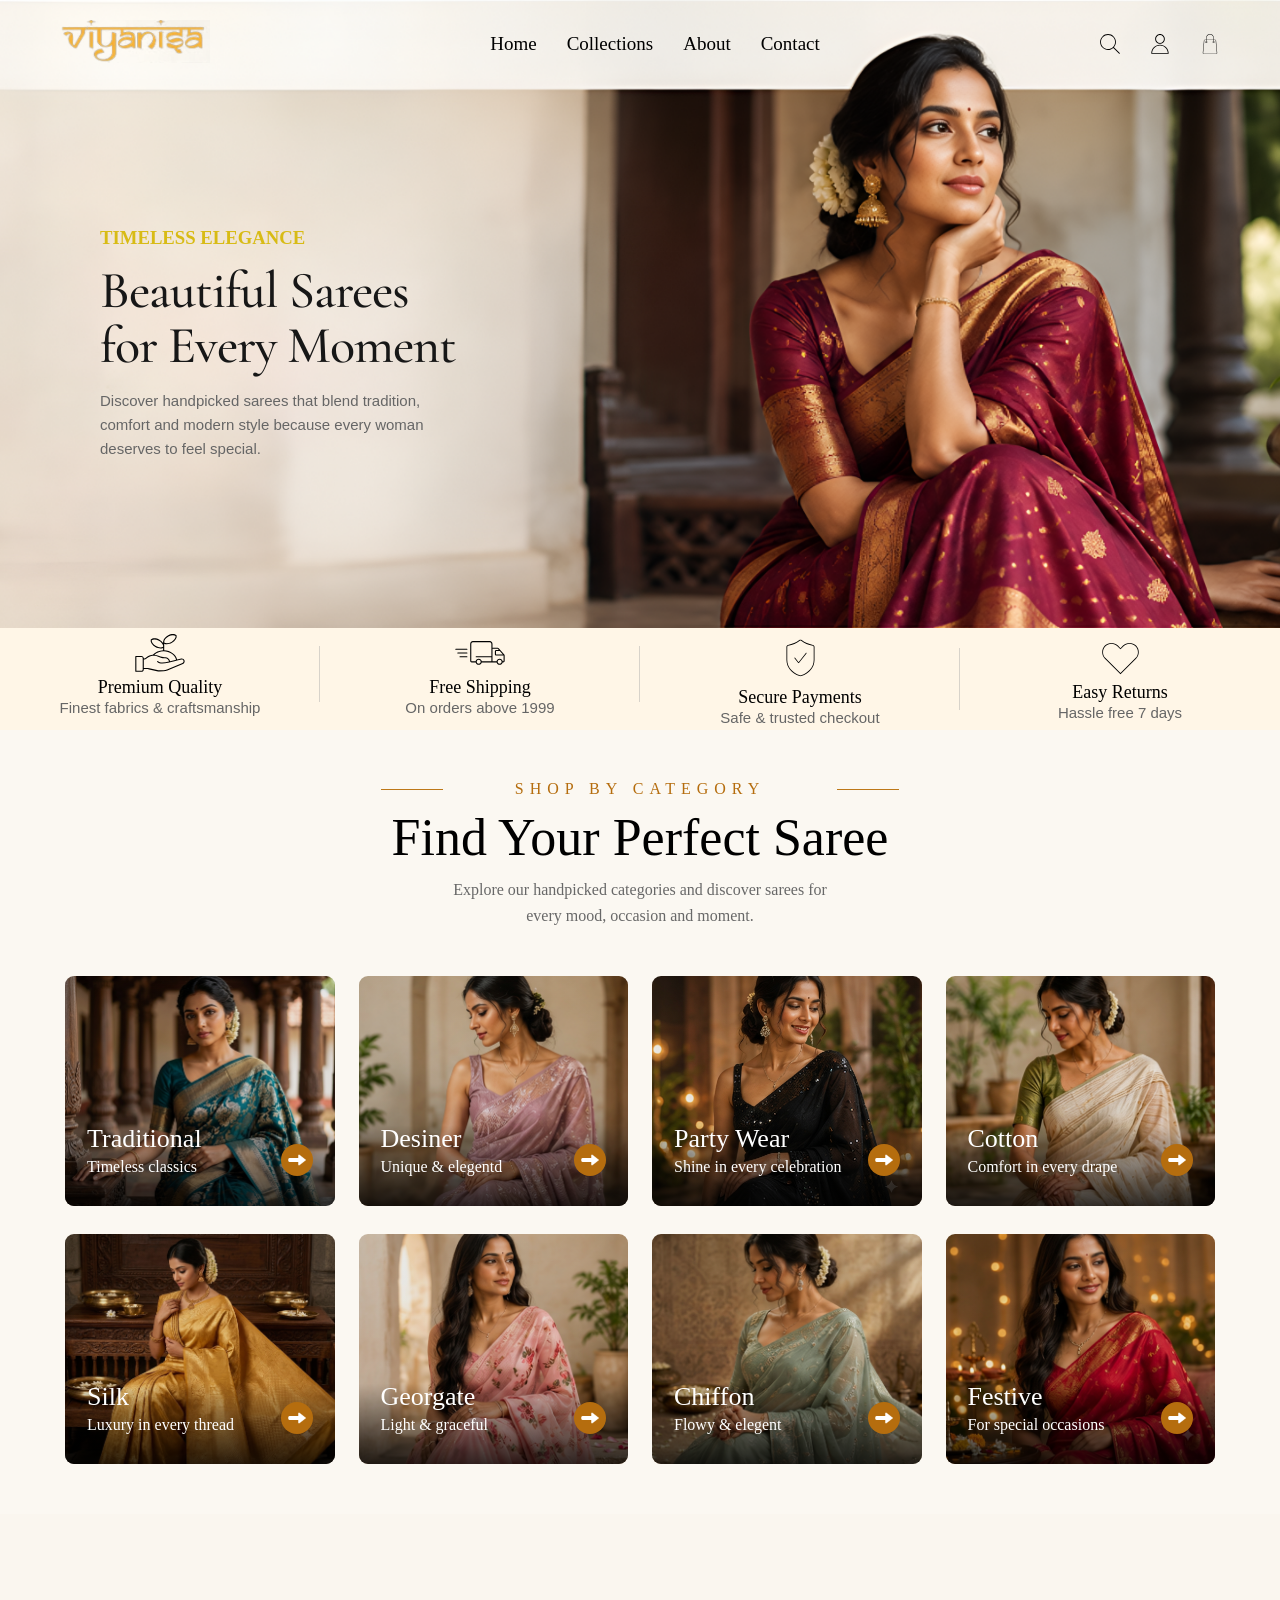
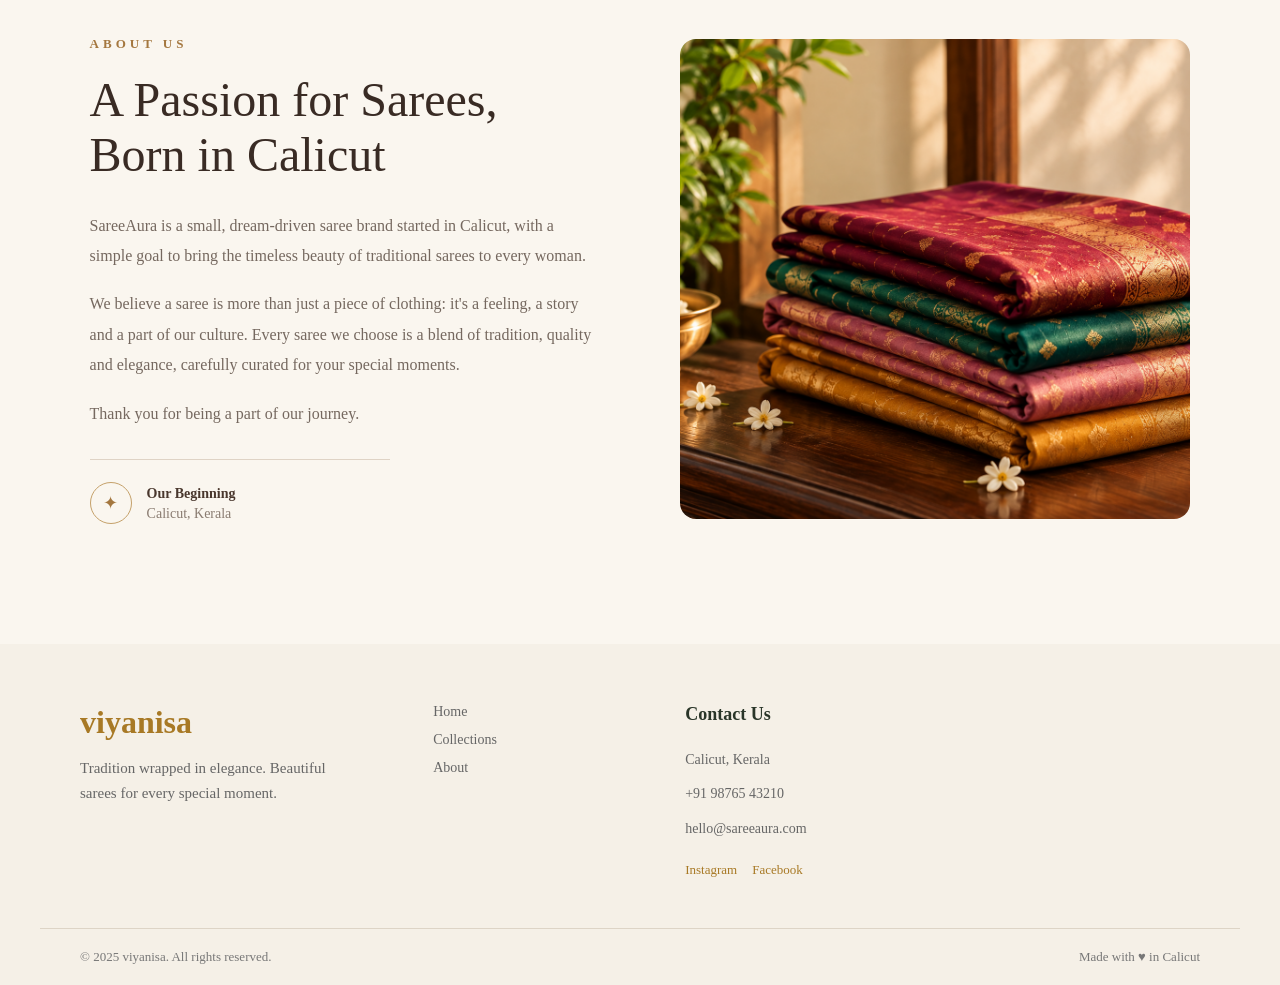
<file: index.html>
<!DOCTYPE html>
<html lang="en">

<head>
    <meta charset="UTF-8">
    <meta name="viewport" content="width=device-width, initial-scale=1.0">
    <title>Document</title>
    <link rel="stylesheet" href="style.css">
    <link href="https://fonts.googleapis.com/css2?family=Cormorant+Garamond:wght@400;500;600&display=swap"
        rel="stylesheet">
</head>

<body>
    <section class="hero" id="homepage">
        <header class="navbar">
            <div class="logo">
                <img src="assets/logo.png" alt="">
            </div>
            <nav class="links">
                <a href="#homepage">Home</a>
                <a href="#collections">Collections</a>
                <a href="#about">About</a>
                <a href="#contact">Contact</a>
            </nav>
            <div class="log">
                <img src="/assets/search.svg" alt="">
                <img src="/assets/user.svg" alt="">
                <img src="/assets/bag.svg" alt="">
            </div>
        </header>
        <div class="home">
            <h3>TIMELESS ELEGANCE</h3>
            <h1>Beautiful Sarees for Every Moment</h1>
            <p>Discover handpicked sarees that blend tradition, comfort and modern style because every woman deserves to
                feel special.</p>
        </div>
    </section>
    <div class="home-foot">
        <div class="secure">
            <img src="/assets/premium.svg" alt="">
            <h3>Premium Quality</h3>
            <p>Finest fabrics & craftsmanship</p>

        </div>
        <div class="secure">
            <img src="/assets/truck.svg" alt="">
            <h3>Free Shipping</h3>
            <p>On orders above 1999</p>
        </div>
        <div class="sizer">
            <img class="sizer" src="/assets/trust.svg" alt="">
            <h3>Secure Payments</h3>
            <p>Safe & trusted checkout</p>
        </div>
        <div class="sizer">
            <img src="/assets/heart.svg" alt="">
            <h3>Easy Returns</h3>
            <p>Hassle free 7 days</p>
        </div>
    </div>
    <section class="category" id="collections">
        <div class="heading">

            <div class="small-heading">
                <span></span>
                <p>SHOP BY CATEGORY</p>
                <span></span>
            </div>

            <h1>Find Your Perfect Saree</h1>

            <p class="subtitle">
                Explore our handpicked categories and discover sarees for<br>
                every mood, occasion and moment.
            </p>

        </div>

        <div class="category-container">
            <div class="category-card">
                <img src="/assets/category/traditional.png" alt="">
                <h4>Traditional</h4>
                <p>Timeless classics</p>
                <div class="arrow">
                    <a href="traditional.html"><img src="/assets/category/arrow.png" alt=""></a>
                </div>
            </div>
            <div class="category-card">
                <img src="/assets/category/designer.png" alt="">
                <h4>Desiner</h4>
                <p>Unique & elegentd</p>
                <div class="arrow">
                    <a href="designer.html"><img src="/assets/category/arrow.png" alt=""></a>
                </div>
            </div>
            <div class="category-card">
                <img src="/assets/category/party.png" alt="">
                <h4>Party Wear</h4>
                <p>Shine in every celebration</p>
                <div class="arrow">
                    <a href="partywear.html"><img src="/assets/category/arrow.png" alt=""></a>
                </div>
            </div>
            <div class="category-card">
                <img src="/assets/category/cotton.png" alt="">
                <h4>Cotton</h4>
                <p>Comfort in every drape</p>
                <div class="arrow">
                    <a href="cotton.html"><img src="/assets/category/arrow.png" alt=""></a>
                </div>
            </div>
            <div class="category-card">
                <img src="/assets/category/silk.png" alt="">
                <h4>Silk</h4>
                <p>Luxury in every thread</p>
                <div class="arrow">
                    <a href="silk.html"><img src="/assets/category/arrow.png" alt=""></a>
                </div>
            </div>
            <div class="category-card">
                <img src="/assets/category/georgate.jpg" alt="">
                <h4>Georgate</h4>
                <p>Light & graceful</p>
                <div class="arrow">
                    <a href=""><img src="/assets/category/arrow.png" alt=""></a>
                </div>
            </div>
            <div class="category-card">
                <img src="/assets/category/chiffon.png" alt="">
                <h4>Chiffon</h4>
                <p>Flowy & elegent</p>
                <div class="arrow">
                    <a href="chiffon.html"><img src="/assets/category/arrow.png" alt=""></a>
                </div>
            </div>
            <div class="category-card">
                <img src="/assets/category/festive.png" alt="">
                <h4>Festive</h4>
                <p>For special occasions</p>
                <div class="arrow">
                    <a href="festive.html"><img src="/assets/category/arrow.png" alt=""></a>
                </div>
            </div>
        </div>
    </section>
    <section class="about-section" id="about">
        <div class="about">

            <div class="about-text">
                <span class="about-label">ABOUT US</span>

                <h1>A Passion for Sarees,<br>Born in Calicut</h1>

                <p>
                    SareeAura is a small, dream-driven saree brand started in
                    Calicut, with a simple goal to bring the timeless beauty
                    of traditional sarees to every woman.
                </p>

                <p>
                    We believe a saree is more than just a piece of clothing:
                    it's a feeling, a story and a part of our culture.
                    Every saree we choose is a blend of tradition, quality
                    and elegance, carefully curated for your special moments.
                </p>

                <p>
                    Thank you for being a part of our journey.
                </p>

                <div class="location">
                    <span class="location-icon">✦</span>
                    <div>
                        <strong>Our Beginning</strong>
                        <p>Calicut, Kerala</p>
                    </div>
                </div>
            </div>

            <div class="about-image">
                <div class="image-frame">
                    <img src="/assets/about/ChatGPT Image Sep 14, 2026, 11_54_19 AM.png" alt="Saree collection">
                </div>
            </div>

        </div>
    </section>
    <footer class="footer" id="contact">
        <div class="footer-container">

            <!-- Brand -->
            <div class="footer-brand">
                <h2>viyanisa</h2>
                <p>
                    Tradition wrapped in elegance.
                    Beautiful sarees for every special moment.
                </p>
            </div>

            <!-- Quick Links -->
            <div class="footer-column">
                <a href="#homepage">Home</a>
                <a href="#collections">Collections</a>
                <a href="#about">About</a>

            </div>



            <!-- Contact -->
            <div class="footer-column">
                <h3>Contact Us</h3>
                <p>Calicut, Kerala</p>
                <p> +91 98765 43210</p>
                <p>hello@sareeaura.com</p>

                <div class="social">
                    <a href="https://www.instagram.com/v_iyani_sa?utm_source=ig_web_button_share_sheet&stkn=ZDNlZDc0MzIxNw==">Instagram</a>
                    <a href="#">Facebook</a>
                </div>
            </div>

        </div>

        <div class="footer-bottom">
            <p>© 2025 viyanisa. All rights reserved.</p>
            <p>Made with ♥ in Calicut</p>
        </div>
    </footer>
</body>

</html>
</file>
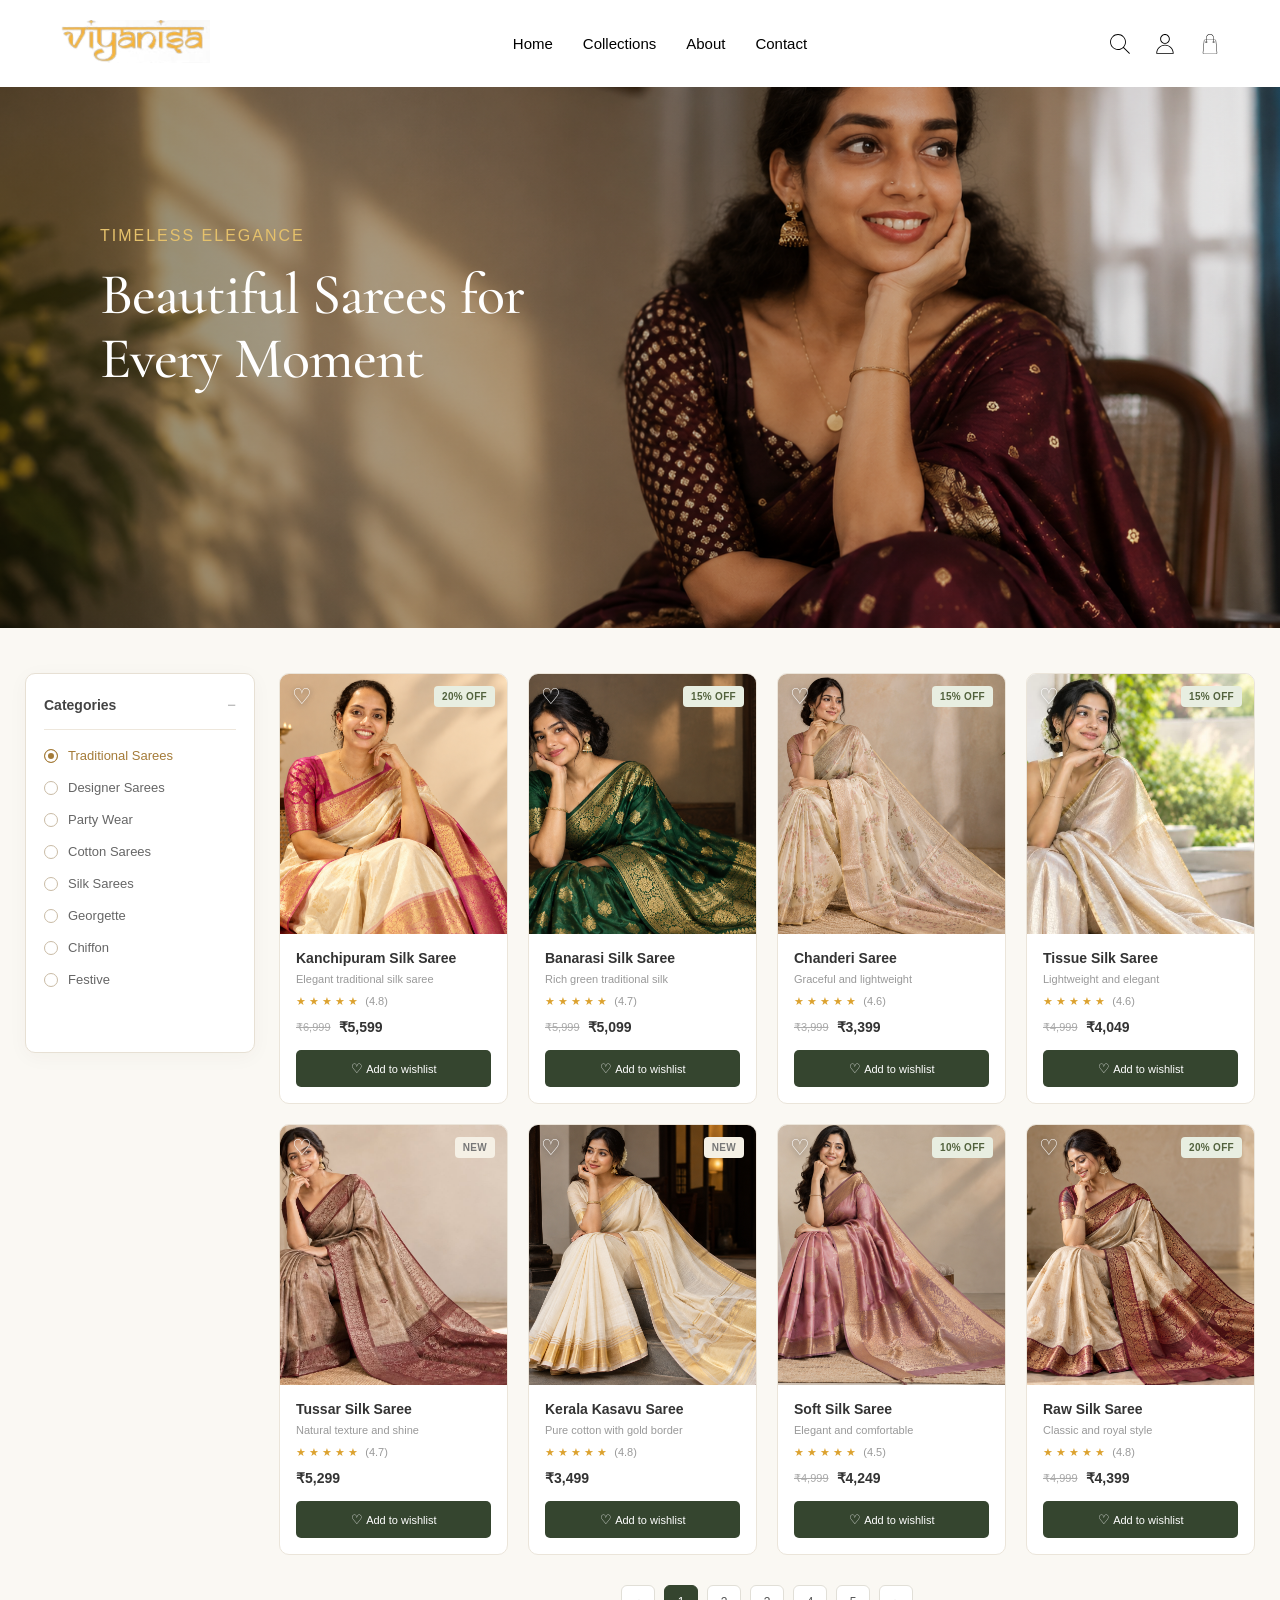
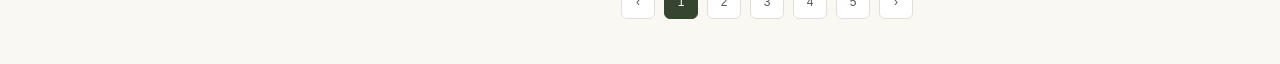
<file: chiffon.html>
<!DOCTYPE html>
<html lang="en">

<head>
    <meta charset="UTF-8">
    <meta name="viewport" content="width=device-width, initial-scale=1.0">
    <title>Document</title>
    <link rel="stylesheet" href="page.css">
    <link href="https://fonts.googleapis.com/css2?family=Cormorant+Garamond:wght@400;500;600&display=swap"
        rel="stylesheet">
</head>

<body>
    <section class="her">
        <header class="navbar">
            <div class="logo">
                <img src="assets/logo.png" alt="">
            </div>
            <nav class="links">
                <a href="index.html#homepage">Home</a>
                <a href="index.html#collections">Collections</a>
                <a href="index.html#about">About</a>
                <a href="index.html#contact">Contact</a>
            </nav>
            <div class="log">
                <img src="/assets/search.svg" alt="">
                <img src="/assets/user.svg" alt="">
                <img src="/assets/bag.svg" alt="">
            </div>
        </header>
        <div class="home">
            <h3>TIMELESS ELEGANCE</h3>
            <h1>Beautiful Sarees for Every Moment</h1>
        </div>
    </section>
    <section class="collection">

        <!-- Sidebar -->
        <aside class="side-bar">

            <div class="category-bar">

                <div class="category-title">
                    <h3>Categories</h3>
                    <span>−</span>
                </div>

                <form>

                    <label class="category-item active">
                        <input type="radio" name="category" checked>
                        <span>Traditional Sarees</span>
                    </label>

                    <label class="category-item">
                        <input type="radio" name="category">
                        <span>Designer Sarees</span>
                    </label>

                    <label class="category-item">
                        <input type="radio" name="category">
                        <span>Party Wear</span>
                    </label>

                    <label class="category-item">
                        <input type="radio" name="category">
                        <span>Cotton Sarees</span>
                    </label>

                    <label class="category-item">
                        <input type="radio" name="category">
                        <span>Silk Sarees</span>
                    </label>

                    <label class="category-item">
                        <input type="radio" name="category">
                        <span>Georgette</span>
                    </label>

                    <label class="category-item">
                        <input type="radio" name="category">
                        <span>Chiffon</span>
                    </label>

                    <label class="category-item">
                        <input type="radio" name="category">
                        <span>Festive</span>
                    </label>

                </form>

            </div>

        </aside>


        <!-- Products -->
        <div class="products-section">

            <div class="products-grid">

                <!-- Product 1 -->
                <div class="product-card">

                    <div class="product-image">
                        <span class="discount">20% OFF</span>
                        <span class="wishlist">♡</span>
                        <img src="/assets/sarees/traditional/ChatGPT Image Sep 17, 2026, 11_47_24 AM.png"
                            alt="Kanchipuram Silk Saree">
                    </div>

                    <div class="product-details">
                        <h3>Kanchipuram Silk Saree</h3>
                        <p class="description">Elegant traditional silk saree</p>

                        <div class="rating">★ ★ ★ ★ ★ <span>(4.8)</span></div>

                        <div class="price">
                            <del>₹6,999</del>
                            <strong>₹5,599</strong>
                        </div>

                        <button>Add to wishlist</button>
                    </div>

                </div>


                <!-- Product 2 -->
                <div class="product-card">

                    <div class="product-image">
                        <span class="discount">15% OFF</span>
                        <span class="wishlist">♡</span>
                        <img src="/assets/sarees/traditional/banaras.png" alt="Banarasi Silk Saree">
                    </div>

                    <div class="product-details">
                        <h3>Banarasi Silk Saree</h3>
                        <p class="description">Rich green traditional silk</p>

                        <div class="rating">★ ★ ★ ★ ★ <span>(4.7)</span></div>

                        <div class="price">
                            <del>₹5,999</del>
                            <strong>₹5,099</strong>
                        </div>

                        <button>Add to wishlist</button>
                    </div>

                </div>
                <!-- Product 6 -->
                <div class="product-card">

                    <div class="product-image">
                        <span class="discount">15% OFF</span>
                        <span class="wishlist">♡</span>
                        <img src="/assets/sarees/traditional/0790c813-9429-458a-9a5f-057a167f321a.png"
                            alt="Chanderi Saree">
                    </div>

                    <div class="product-details">
                        <h3>Chanderi Saree</h3>
                        <p class="description">Graceful and lightweight</p>

                        <div class="rating">★ ★ ★ ★ ★ <span>(4.6)</span></div>

                        <div class="price">
                            <del>₹3,999</del>
                            <strong>₹3,399</strong>
                        </div>

                        <button>Add to wishlist</button>
                    </div>

                </div>


                <!-- Product 3 -->
                <div class="product-card">

                    <div class="product-image">
                        <span class="discount">15% OFF</span>
                        <span class="wishlist">♡</span>
                        <img src="/assets/sarees/traditional/WhatsApp Image 2026-09-17 at 10.58.20 AM.jpeg"
                            alt="Tissue Silk Saree">
                    </div>

                    <div class="product-details">
                        <h3>Tissue Silk Saree</h3>
                        <p class="description">Lightweight and elegant</p>

                        <div class="rating">★ ★ ★ ★ ★ <span>(4.6)</span></div>

                        <div class="price">
                            <del>₹4,999</del>
                            <strong>₹4,049</strong>
                        </div>

                        <button>Add to wishlist</button>
                    </div>

                </div>
                <!-- Product 7 -->
                <div class="product-card">

                    <div class="product-image">
                        <span class="new">NEW</span>
                        <span class="wishlist">♡</span>
                        <img src="/assets/sarees/traditional/WhatsApp Image 2026-09-17 at 11.53.14 AM.jpeg"
                            alt="Tussar Silk Saree">
                    </div>

                    <div class="product-details">
                        <h3>Tussar Silk Saree</h3>
                        <p class="description">Natural texture and shine</p>

                        <div class="rating">★ ★ ★ ★ ★ <span>(4.7)</span></div>

                        <div class="price">
                            <strong>₹5,299</strong>
                        </div>

                        <button>Add to wishlist</button>
                    </div>

                </div>

                <!-- Product 4 -->
                <div class="product-card">

                    <div class="product-image">
                        <span class="new">NEW</span>
                        <span class="wishlist">♡</span>
                        <img src="/assets/sarees/traditional/dae0975a-568a-498c-8815-507b2bdabb87.png"
                            alt="Kerala Kasavu Saree">
                    </div>

                    <div class="product-details">
                        <h3>Kerala Kasavu Saree</h3>
                        <p class="description">Pure cotton with gold border</p>

                        <div class="rating">★ ★ ★ ★ ★ <span>(4.8)</span></div>

                        <div class="price">
                            <strong>₹3,499</strong>
                        </div>

                        <button>Add to wishlist</button>
                    </div>

                </div>


                <!-- Product 5 -->
                <div class="product-card">

                    <div class="product-image">
                        <span class="discount">10% OFF</span>
                        <span class="wishlist">♡</span>
                        <img src="/assets/sarees/traditional/image.png" alt="Soft Silk Saree">
                    </div>

                    <div class="product-details">
                        <h3>Soft Silk Saree</h3>
                        <p class="description">Elegant and comfortable</p>

                        <div class="rating">★ ★ ★ ★ ★ <span>(4.5)</span></div>

                        <div class="price">
                            <del>₹4,999</del>
                            <strong>₹4,249</strong>
                        </div>

                        <button>Add to wishlist</button>
                    </div>

                </div>








                <!-- Product 8 -->
                <div class="product-card">

                    <div class="product-image">
                        <span class="discount">20% OFF</span>
                        <span class="wishlist">♡</span>
                        <img src="/assets/sarees/traditional/image copy.png" alt="Raw Silk Saree">
                    </div>

                    <div class="product-details">
                        <h3>Raw Silk Saree</h3>
                        <p class="description">Classic and royal style</p>

                        <div class="rating">★ ★ ★ ★ ★ <span>(4.8)</span></div>

                        <div class="price">
                            <del>₹4,999</del>
                            <strong>₹4,399</strong>
                        </div>

                        <button>Add to wishlist</button>
                    </div>

                </div>

            </div>


            <!-- Pagination -->
            <div class="pagination">
                <button>‹</button>
                <button class="active-page">1</button>
                <button>2</button>
                <button>3</button>
                <button>4</button>
                <button>5</button>
                <button>›</button>
            </div>

        </div>

    </section>

</body>

</html>
</file>
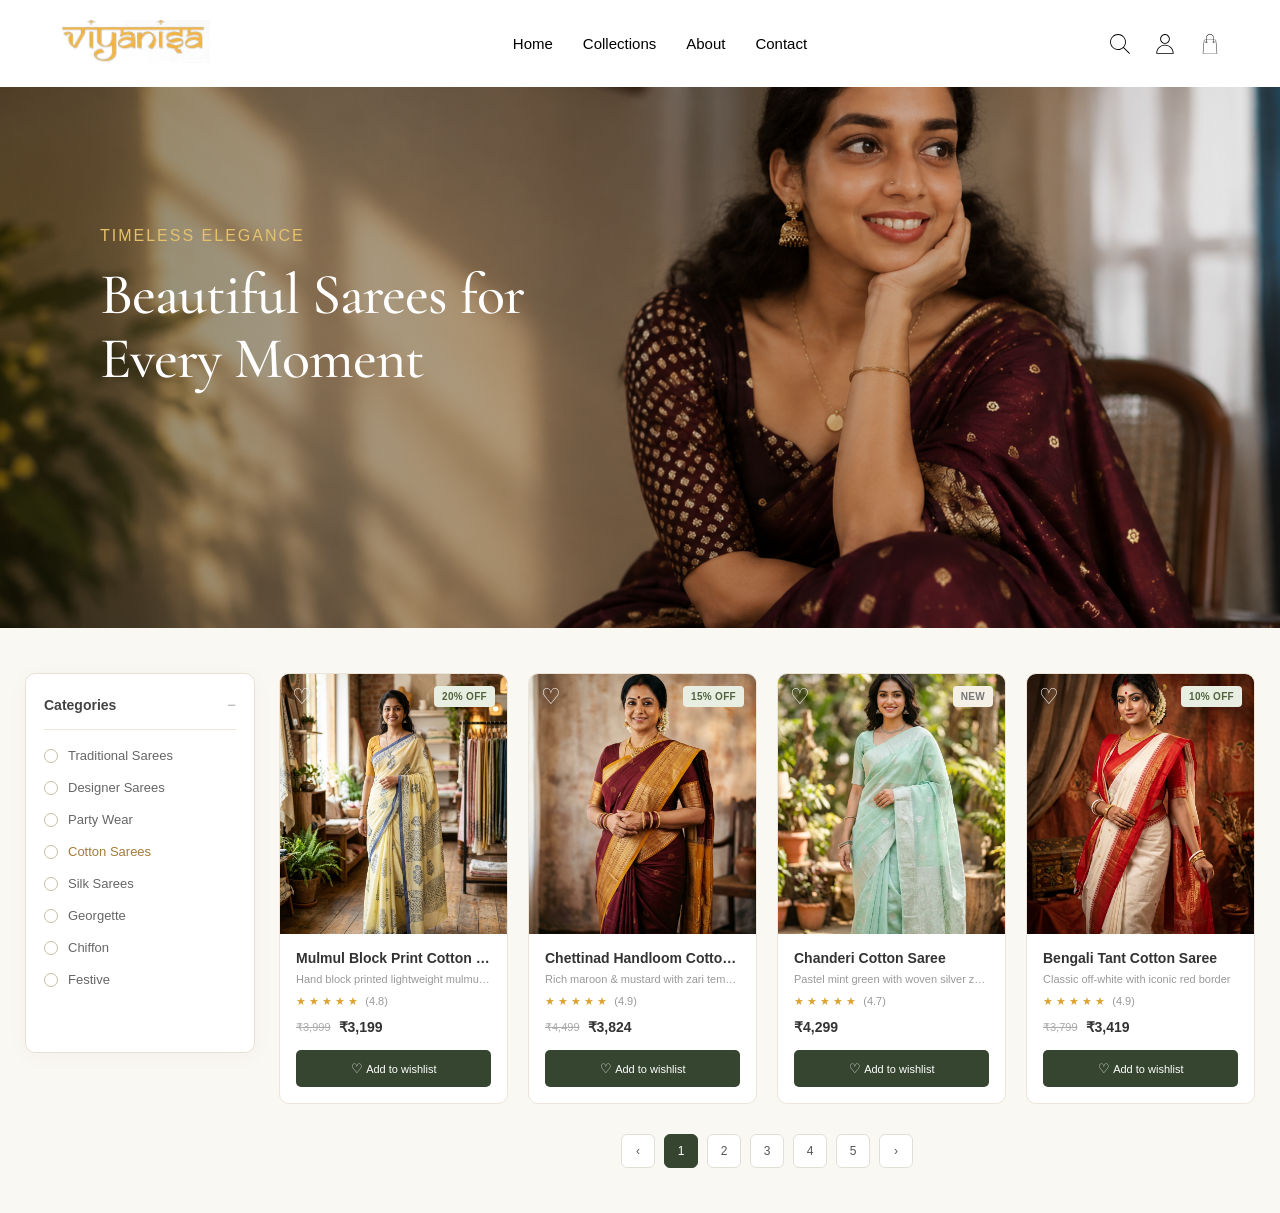
<file: cotton.html>
<!DOCTYPE html>
<html lang="en">

<head>
    <meta charset="UTF-8">
    <meta name="viewport" content="width=device-width, initial-scale=1.0">
    <title>Cotton Sarees Collection | Viyanisa</title>
    <link rel="stylesheet" href="page.css">
    <link href="https://fonts.googleapis.com/css2?family=Cormorant+Garamond:wght@400;500;600&display=swap"
        rel="stylesheet">
    <script>
        function goToPage(page) {
            window.location.href = page;
        }
    </script>
</head>

<body>
    <section class="her">
        <header class="navbar">
            <div class="logo">
                <img src="assets/logo.png" alt="">
            </div>
            <nav class="links">
                <a href="index.html#homepage">Home</a>
                <a href="index.html#collections">Collections</a>
                <a href="index.html#about">About</a>
                <a href="index.html#contact">Contact</a>
            </nav>
            <div class="log">
                <img src="/assets/search.svg" alt="">
                <img src="/assets/user.svg" alt="">
                <img src="/assets/bag.svg" alt="">
            </div>
        </header>
        <div class="home">
            <h3>TIMELESS ELEGANCE</h3>
            <h1>Beautiful Sarees for Every Moment</h1>
        </div>
    </section>
    <section class="collection">

        <!-- Sidebar -->
        <aside class="side-bar">

            <div class="category-bar">

                <div class="category-title">
                    <h3>Categories</h3>
                    <span>−</span>
                </div>

                <form>

                    <label class="category-item">
                        <input type="radio" name="category" onchange="goToPage('traditional.html')">
                        <span>Traditional Sarees</span>
                    </label>

                    <label class="category-item">
                        <input type="radio" name="category" onchange="goToPage('designer.html')">
                        <span>Designer Sarees</span>
                    </label>

                    <label class="category-item">
                        <input type="radio" name="category" onchange="goToPage('partywear.html')">
                        <span>Party Wear</span>
                    </label>

                    <label class="category-item active">
                        <input type="radio" name="category" onchange="goToPage('cotton.html')">
                        <span>Cotton Sarees</span>
                    </label>

                    <label class="category-item">
                        <input type="radio" name="category">
                        <span>Silk Sarees</span>
                    </label>

                    <label class="category-item">
                        <input type="radio" name="category">
                        <span>Georgette</span>
                    </label>

                    <label class="category-item">
                        <input type="radio" name="category">
                        <span>Chiffon</span>
                    </label>

                    <label class="category-item">
                        <input type="radio" name="category">
                        <span>Festive</span>
                    </label>

                </form>

            </div>

        </aside>


        <!-- Products -->
        <div class="products-section">

            <div class="products-grid">
                <!-- Cotton Product 1 -->
                <div class="product-card">
                    <div class="product-image">
                        <span class="discount">20% OFF</span>
                        <span class="wishlist">♡</span>
                        <img src="assets/sarees/cotton/mulmul_block_print.jpg"
                            alt="Mulmul Block Print Cotton Saree">
                    </div>

                    <div class="product-details">
                        <h3>Mulmul Block Print Cotton Saree</h3>
                        <p class="description">Hand block printed lightweight mulmul cotton</p>

                        <div class="rating">★ ★ ★ ★ ★ <span>(4.8)</span></div>

                        <div class="price">
                            <del>₹3,999</del>
                            <strong>₹3,199</strong>
                        </div>

                        <button>Add to wishlist</button>
                    </div>
                </div>

                <!-- Cotton Product 2 -->
                <div class="product-card">
                    <div class="product-image">
                        <span class="discount">15% OFF</span>
                        <span class="wishlist">♡</span>
                        <img src="assets/sarees/cotton/chettinad_handloom.jpg"
                            alt="Chettinad Handloom Cotton Saree">
                    </div>

                    <div class="product-details">
                        <h3>Chettinad Handloom Cotton Saree</h3>
                        <p class="description">Rich maroon & mustard with zari temple border</p>

                        <div class="rating">★ ★ ★ ★ ★ <span>(4.9)</span></div>

                        <div class="price">
                            <del>₹4,499</del>
                            <strong>₹3,824</strong>
                        </div>

                        <button>Add to wishlist</button>
                    </div>
                </div>

                <!-- Cotton Product 3 -->
                <div class="product-card">
                    <div class="product-image">
                        <span class="new">NEW</span>
                        <span class="wishlist">♡</span>
                        <img src="assets/sarees/cotton/chanderi_mint_green.jpg"
                            alt="Chanderi Mint Green Cotton Saree">
                    </div>

                    <div class="product-details">
                        <h3>Chanderi Cotton Saree</h3>
                        <p class="description">Pastel mint green with woven silver zari motifs</p>

                        <div class="rating">★ ★ ★ ★ ★ <span>(4.7)</span></div>

                        <div class="price">
                            <strong>₹4,299</strong>
                        </div>

                        <button>Add to wishlist</button>
                    </div>
                </div>

                <!-- Cotton Product 4 -->
                <div class="product-card">
                    <div class="product-image">
                        <span class="discount">10% OFF</span>
                        <span class="wishlist">♡</span>
                        <img src="assets/sarees/cotton/bengali_tant_red.jpg"
                            alt="Bengali Tant Cotton Saree">
                    </div>

                    <div class="product-details">
                        <h3>Bengali Tant Cotton Saree</h3>
                        <p class="description">Classic off-white with iconic red border</p>

                        <div class="rating">★ ★ ★ ★ ★ <span>(4.9)</span></div>

                        <div class="price">
                            <del>₹3,799</del>
                            <strong>₹3,419</strong>
                        </div>

                        <button>Add to wishlist</button>
                    </div>
                </div>

            </div>


            <!-- Pagination -->
            <div class="pagination">
                <button>‹</button>
                <button class="active-page">1</button>
                <button>2</button>
                <button>3</button>
                <button>4</button>
                <button>5</button>
                <button>›</button>
            </div>

        </div>

    </section>

</body>

</html>
</file>
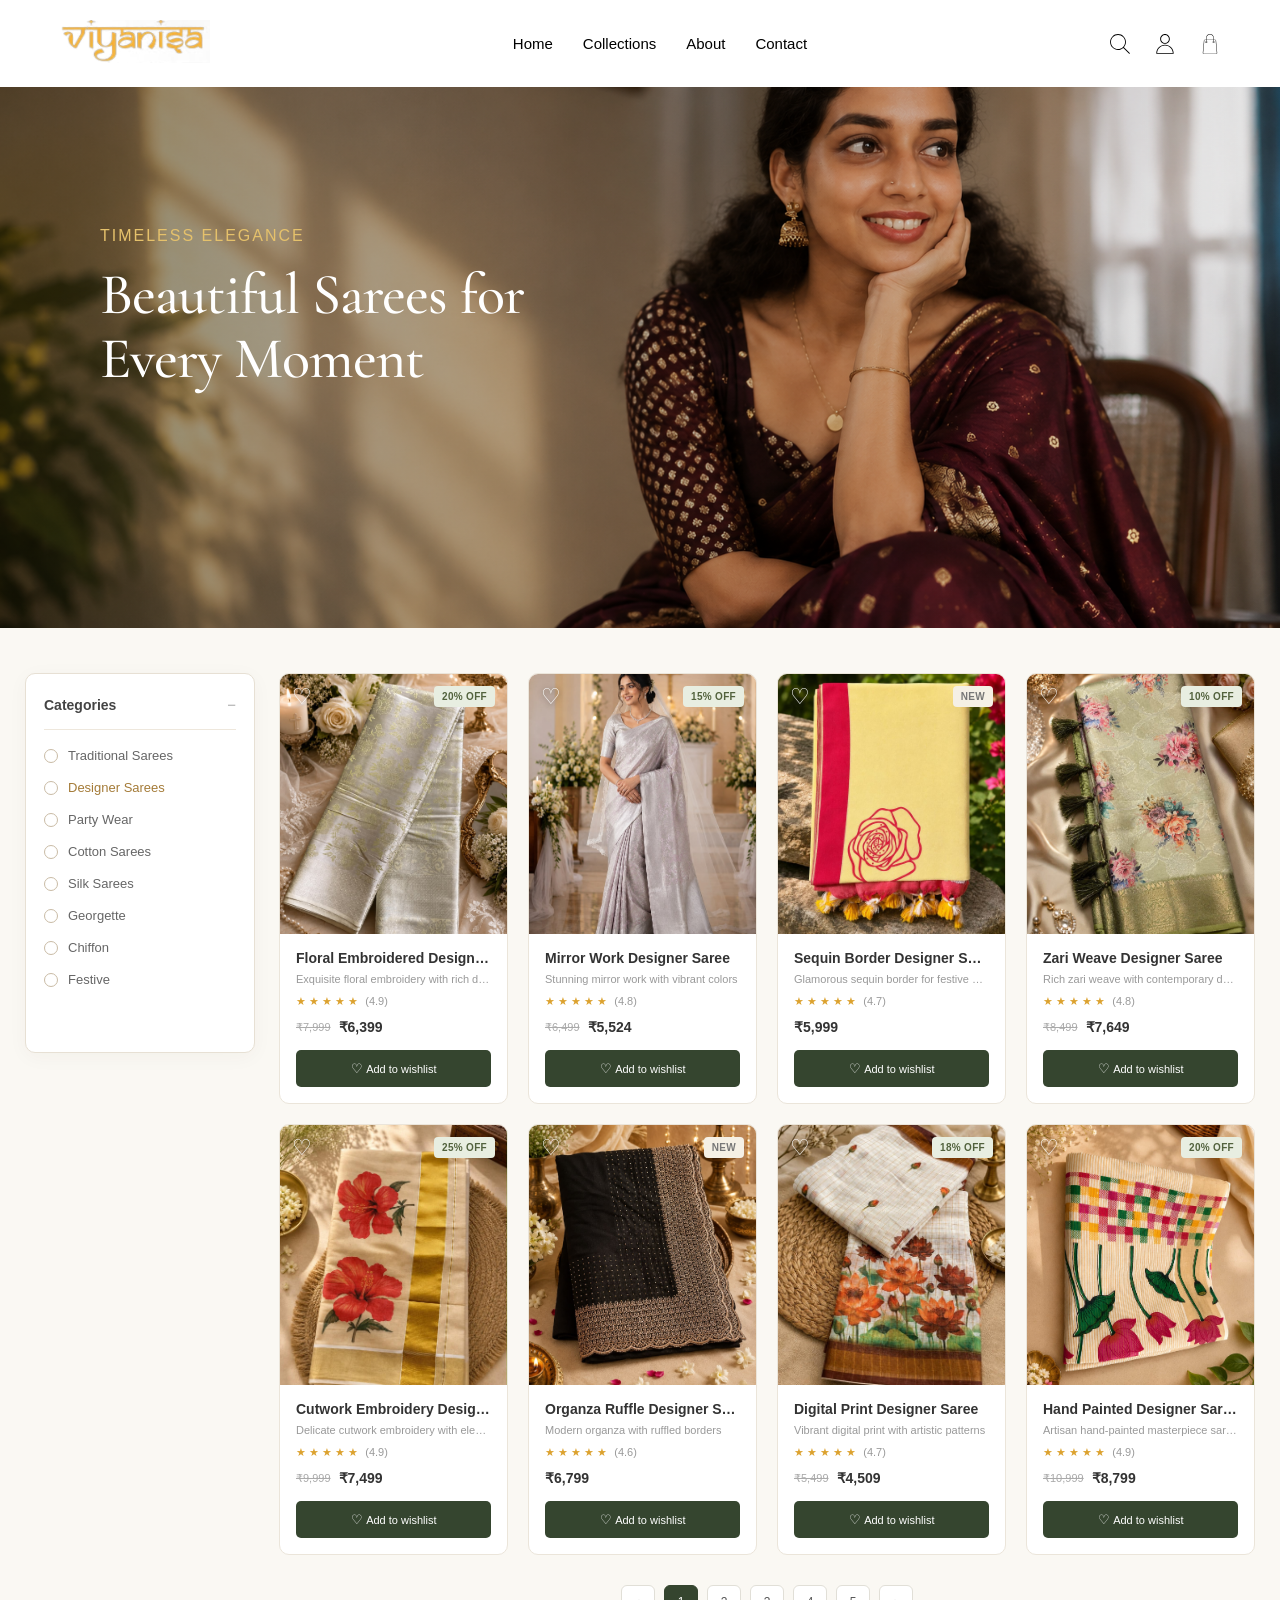
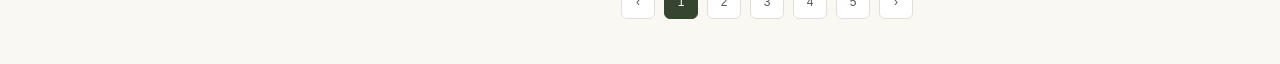
<file: designer.html>
<!DOCTYPE html>
<html lang="en">

<head>
    <meta charset="UTF-8">
    <meta name="viewport" content="width=device-width, initial-scale=1.0">
    <title>Designer Sarees Collection | Viyanisa</title>
    <link rel="stylesheet" href="page.css">
    <link href="https://fonts.googleapis.com/css2?family=Cormorant+Garamond:wght@400;500;600&display=swap"
        rel="stylesheet">
         <script>
            function goToPage(page) {
    window.location.href = page;
}
        </script>
        
</head>

<body>
    <section class="her">
        <header class="navbar">
            <div class="logo">
                <img src="assets/logo.png" alt="">
            </div>
            <nav class="links">
                <a href="index.html#homepage">Home</a>
                <a href="index.html#collections">Collections</a>
                <a href="index.html#about">About</a>
                <a href="index.html#contact">Contact</a>
            </nav>
            <div class="log">
                <img src="/assets/search.svg" alt="">
                <img src="/assets/user.svg" alt="">
                <img src="/assets/bag.svg" alt="">
            </div>
        </header>
        <div class="home">
            <h3>TIMELESS ELEGANCE</h3>
            <h1>Beautiful Sarees for Every Moment</h1>
        </div>
    </section>
    <section class="collection">

        <!-- Sidebar -->
        <aside class="side-bar">

            <div class="category-bar">

                <div class="category-title">
                    <h3>Categories</h3>
                    <span>−</span>
                </div>

                <form>

                     <label class="category-item">
                        <input type="radio" name="category"  onchange="goToPage('traditional.html')">
                        <span>Traditional Sarees</span>
                    </label>

                    <label class="category-item active">
                        <input type="radio" name="category" onchange="goToPage('designer.html')">
                        <span>Designer Sarees</span>
                    </label>

                    <label class="category-item">
                        <input type="radio" name="category">
                        <span>Party Wear</span>
                    </label>

                    <label class="category-item">
                        <input type="radio" name="category">
                        <span>Cotton Sarees</span>
                    </label>

                    <label class="category-item">
                        <input type="radio" name="category">
                        <span>Silk Sarees</span>
                    </label>

                    <label class="category-item">
                        <input type="radio" name="category">
                        <span>Georgette</span>
                    </label>

                    <label class="category-item">
                        <input type="radio" name="category">
                        <span>Chiffon</span>
                    </label>

                    <label class="category-item">
                        <input type="radio" name="category">
                        <span>Festive</span>
                    </label>

                </form>

            </div>

        </aside>


        <!-- Products -->
        <div class="products-section">

            <div class="products-grid">

                <!-- Designer Product 1 -->
                <div class="product-card">

                    <div class="product-image">
                        <span class="discount">20% OFF</span>
                        <span class="wishlist">♡</span>
                        <img src="assets/sarees/designer/WhatsApp Image 2026-09-10 at 11.54.47 AM.jpeg"
                            alt="Floral Embroidered Designer Saree">
                    </div>

                    <div class="product-details">
                        <h3>Floral Embroidered Designer Saree</h3>
                        <p class="description">Exquisite floral embroidery with rich detailing</p>

                        <div class="rating">★ ★ ★ ★ ★ <span>(4.9)</span></div>

                        <div class="price">
                            <del>₹7,999</del>
                            <strong>₹6,399</strong>
                        </div>

                        <button>Add to wishlist</button>
                    </div>

                </div>


                <!-- Designer Product 2 -->
                <div class="product-card">

                    <div class="product-image">
                        <span class="discount">15% OFF</span>
                        <span class="wishlist">♡</span>
                        <img src="assets/sarees/designer/WhatsApp Image 2026-09-10 at 11.54.48 A.jpeg"
                            alt="Mirror Work Designer Saree">
                    </div>

                    <div class="product-details">
                        <h3>Mirror Work Designer Saree</h3>
                        <p class="description">Stunning mirror work with vibrant colors</p>

                        <div class="rating">★ ★ ★ ★ ★ <span>(4.8)</span></div>

                        <div class="price">
                            <del>₹6,499</del>
                            <strong>₹5,524</strong>
                        </div>

                        <button>Add to wishlist</button>
                    </div>

                </div>

                <!-- Designer Product 3 -->
                <div class="product-card">

                    <div class="product-image">
                        <span class="new">NEW</span>
                        <span class="wishlist">♡</span>
                        <img src="assets/sarees/designer/WhatsApp Image 2026-09-10 at 11.54.48 AM.jpeg"
                            alt="Sequin Border Designer Saree">
                    </div>

                    <div class="product-details">
                        <h3>Sequin Border Designer Saree</h3>
                        <p class="description">Glamorous sequin border for festive occasions</p>

                        <div class="rating">★ ★ ★ ★ ★ <span>(4.7)</span></div>

                        <div class="price">
                            <strong>₹5,999</strong>
                        </div>

                        <button>Add to wishlist</button>
                    </div>

                </div>


                <!-- Designer Product 4 -->
                <div class="product-card">

                    <div class="product-image">
                        <span class="discount">10% OFF</span>
                        <span class="wishlist">♡</span>
                        <img src="assets/sarees/designer/dakLDN.jpeg"
                            alt="Zari Weave Designer Saree">
                    </div>

                    <div class="product-details">
                        <h3>Zari Weave Designer Saree</h3>
                        <p class="description">Rich zari weave with contemporary design</p>

                        <div class="rating">★ ★ ★ ★ ★ <span>(4.8)</span></div>

                        <div class="price">
                            <del>₹8,499</del>
                            <strong>₹7,649</strong>
                        </div>

                        <button>Add to wishlist</button>
                    </div>

                </div>


                <!-- Designer Product 5 -->
                <div class="product-card">

                    <div class="product-image">
                        <span class="discount">25% OFF</span>
                        <span class="wishlist">♡</span>
                        <img src="assets/sarees/designer/dklshADH.jpeg"
                            alt="Cutwork Embroidery Designer Saree">
                    </div>

                    <div class="product-details">
                        <h3>Cutwork Embroidery Designer Saree</h3>
                        <p class="description">Delicate cutwork embroidery with elegant drape</p>

                        <div class="rating">★ ★ ★ ★ ★ <span>(4.9)</span></div>

                        <div class="price">
                            <del>₹9,999</del>
                            <strong>₹7,499</strong>
                        </div>

                        <button>Add to wishlist</button>
                    </div>

                </div>


                <!-- Designer Product 6 -->
                <div class="product-card">

                    <div class="product-image">
                        <span class="new">NEW</span>
                        <span class="wishlist">♡</span>
                        <img src="assets/sarees/designer/guy.jpeg"
                            alt="Organza Ruffle Designer Saree">
                    </div>

                    <div class="product-details">
                        <h3>Organza Ruffle Designer Saree</h3>
                        <p class="description">Modern organza with ruffled borders</p>

                        <div class="rating">★ ★ ★ ★ ★ <span>(4.6)</span></div>

                        <div class="price">
                            <strong>₹6,799</strong>
                        </div>

                        <button>Add to wishlist</button>
                    </div>

                </div>


                <!-- Designer Product 7 -->
                <div class="product-card">

                    <div class="product-image">
                        <span class="discount">18% OFF</span>
                        <span class="wishlist">♡</span>
                        <img src="assets/sarees/designer/hwekjw.jpeg"
                            alt="Digital Print Designer Saree">
                    </div>

                    <div class="product-details">
                        <h3>Digital Print Designer Saree</h3>
                        <p class="description">Vibrant digital print with artistic patterns</p>

                        <div class="rating">★ ★ ★ ★ ★ <span>(4.7)</span></div>

                        <div class="price">
                            <del>₹5,499</del>
                            <strong>₹4,509</strong>
                        </div>

                        <button>Add to wishlist</button>
                    </div>

                </div>


                <!-- Designer Product 8 -->
                <div class="product-card">

                    <div class="product-image">
                        <span class="discount">20% OFF</span>
                        <span class="wishlist">♡</span>
                        <img src="assets/sarees/designer/jhakd.jpeg"
                            alt="Hand Painted Designer Saree">
                    </div>

                    <div class="product-details">
                        <h3>Hand Painted Designer Saree</h3>
                        <p class="description">Artisan hand-painted masterpiece saree</p>

                        <div class="rating">★ ★ ★ ★ ★ <span>(4.9)</span></div>

                        <div class="price">
                            <del>₹10,999</del>
                            <strong>₹8,799</strong>
                        </div>

                        <button>Add to wishlist</button>
                    </div>

                </div>

            </div>


            <!-- Pagination -->
            <div class="pagination">
                <button>‹</button>
                <button class="active-page">1</button>
                <button>2</button>
                <button>3</button>
                <button>4</button>
                <button>5</button>
                <button>›</button>
            </div>

        </div>

    </section>

</body>

</html>
</file>
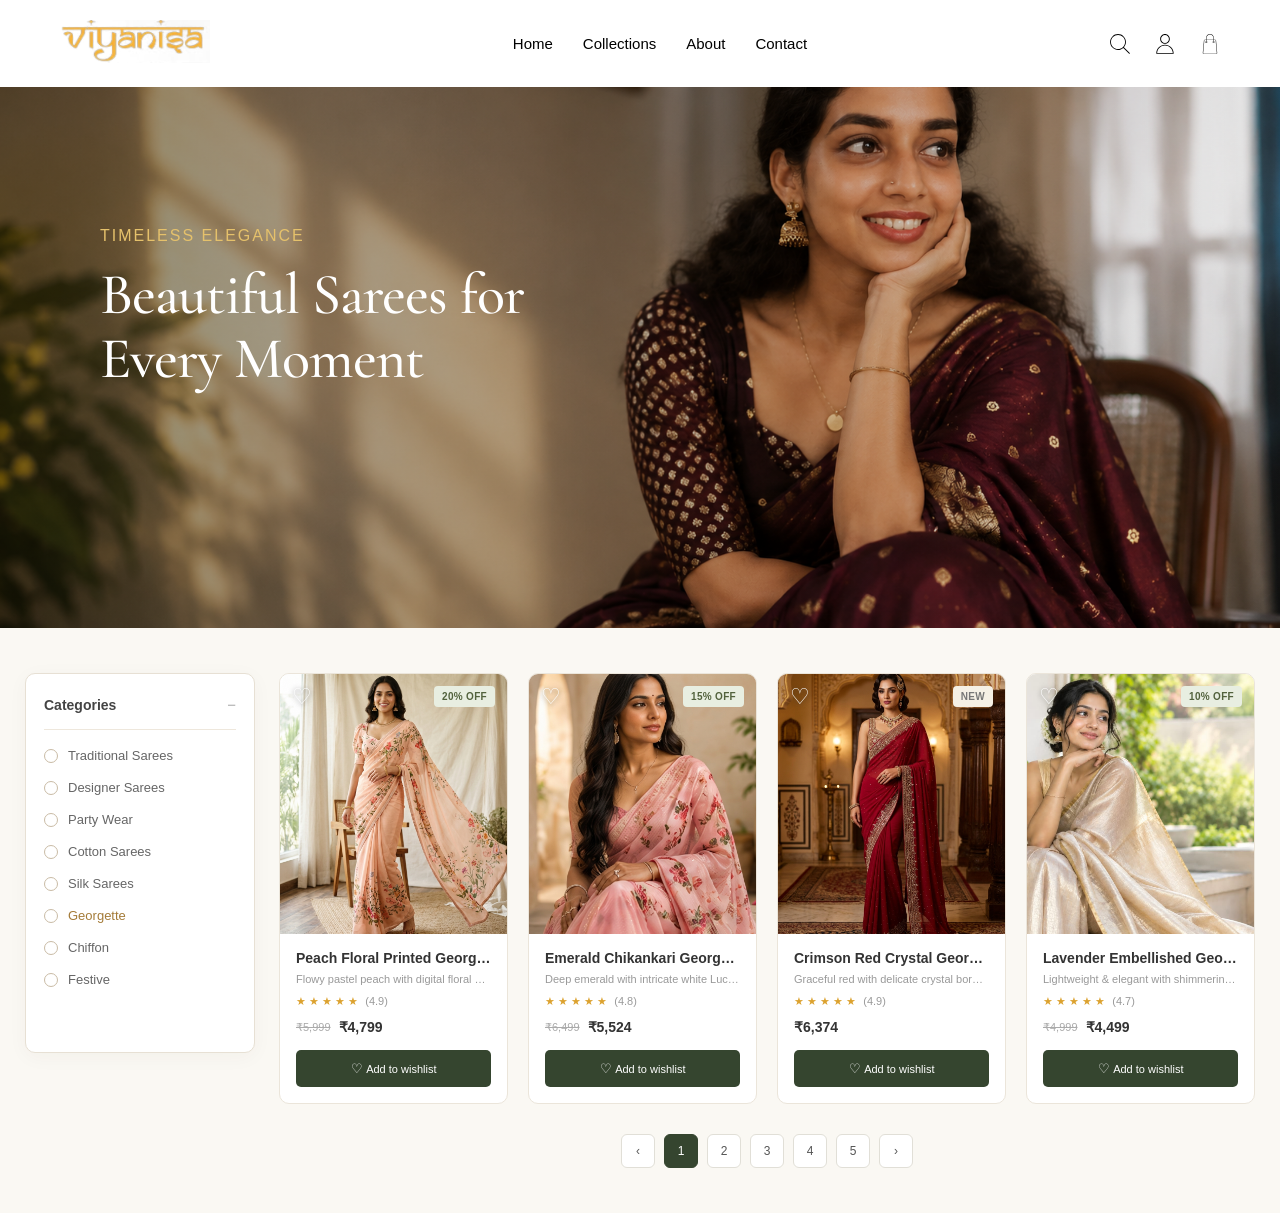
<file: geogate.html>
<!DOCTYPE html>
<html lang="en">

<head>
    <meta charset="UTF-8">
    <meta name="viewport" content="width=device-width, initial-scale=1.0">
    <title>Georgette Sarees Collection | Viyanisa</title>
    <link rel="stylesheet" href="page.css">
    <link href="https://fonts.googleapis.com/css2?family=Cormorant+Garamond:wght@400;500;600&display=swap"
        rel="stylesheet">
    <script>
        function goToPage(page) {
            window.location.href = page;
        }
    </script>
</head>

<body>
    <section class="her">
        <header class="navbar">
            <div class="logo">
                <img src="assets/logo.png" alt="">
            </div>
            <nav class="links">
                <a href="index.html#homepage">Home</a>
                <a href="index.html#collections">Collections</a>
                <a href="index.html#about">About</a>
                <a href="index.html#contact">Contact</a>
            </nav>
            <div class="log">
                <img src="/assets/search.svg" alt="">
                <img src="/assets/user.svg" alt="">
                <img src="/assets/bag.svg" alt="">
            </div>
        </header>
        <div class="home">
            <h3>TIMELESS ELEGANCE</h3>
            <h1>Beautiful Sarees for Every Moment</h1>
        </div>
    </section>
    <section class="collection">

        <!-- Sidebar -->
        <aside class="side-bar">

            <div class="category-bar">

                <div class="category-title">
                    <h3>Categories</h3>
                    <span>−</span>
                </div>

                <form>

                    <label class="category-item">
                        <input type="radio" name="category" onchange="goToPage('traditional.html')">
                        <span>Traditional Sarees</span>
                    </label>

                    <label class="category-item">
                        <input type="radio" name="category" onchange="goToPage('designer.html')">
                        <span>Designer Sarees</span>
                    </label>

                    <label class="category-item">
                        <input type="radio" name="category" onchange="goToPage('partywear.html')">
                        <span>Party Wear</span>
                    </label>

                    <label class="category-item">
                        <input type="radio" name="category" onchange="goToPage('cotton.html')">
                        <span>Cotton Sarees</span>
                    </label>

                    <label class="category-item">
                        <input type="radio" name="category" onchange="goToPage('silk.html')">
                        <span>Silk Sarees</span>
                    </label>

                    <label class="category-item active">
                        <input type="radio" name="category" onchange="goToPage('geogate.html')">
                        <span>Georgette</span>
                    </label>

                    <label class="category-item">
                        <input type="radio" name="category">
                        <span>Chiffon</span>
                    </label>

                    <label class="category-item">
                        <input type="radio" name="category">
                        <span>Festive</span>
                    </label>

                </form>

            </div>

        </aside>


        <!-- Products -->
        <div class="products-section">

            <div class="products-grid">
                <!-- Georgette Product 1 -->
                <div class="product-card">
                    <div class="product-image">
                        <span class="discount">20% OFF</span>
                        <span class="wishlist">♡</span>
                        <img src="assets/sarees/georgette/peach_floral_georgette.jpg"
                            alt="Peach Floral Printed Pure Georgette Saree">
                    </div>

                    <div class="product-details">
                        <h3>Peach Floral Printed Georgette Saree</h3>
                        <p class="description">Flowy pastel peach with digital floral prints</p>

                        <div class="rating">★ ★ ★ ★ ★ <span>(4.9)</span></div>

                        <div class="price">
                            <del>₹5,999</del>
                            <strong>₹4,799</strong>
                        </div>

                        <button>Add to wishlist</button>
                    </div>
                </div>

                <!-- Georgette Product 2 -->
                <div class="product-card">
                    <div class="product-image">
                        <span class="discount">15% OFF</span>
                        <span class="wishlist">♡</span>
                        <img src="assets/sarees/georgette/emerald_chikankari_georgette.jpg"
                            alt="Emerald Chikankari Georgette Saree">
                    </div>

                    <div class="product-details">
                        <h3>Emerald Chikankari Georgette Saree</h3>
                        <p class="description">Deep emerald with intricate white Lucknowi threadwork</p>

                        <div class="rating">★ ★ ★ ★ ★ <span>(4.8)</span></div>

                        <div class="price">
                            <del>₹6,499</del>
                            <strong>₹5,524</strong>
                        </div>

                        <button>Add to wishlist</button>
                    </div>
                </div>

                <!-- Georgette Product 3 -->
                <div class="product-card">
                    <div class="product-image">
                        <span class="new">NEW</span>
                        <span class="wishlist">♡</span>
                        <img src="assets/sarees/georgette/crimson_red_georgette.jpg"
                            alt="Crimson Red Crystal Georgette Saree">
                    </div>

                    <div class="product-details">
                        <h3>Crimson Red Crystal Georgette Saree</h3>
                        <p class="description">Graceful red with delicate crystal borders</p>

                        <div class="rating">★ ★ ★ ★ ★ <span>(4.9)</span></div>

                        <div class="price">
                            <strong>₹6,374</strong>
                        </div>

                        <button>Add to wishlist</button>
                    </div>
                </div>

                <!-- Georgette Product 4 -->
                <div class="product-card">
                    <div class="product-image">
                        <span class="discount">10% OFF</span>
                        <span class="wishlist">♡</span>
                        <img src="assets/sarees/georgette/lavender_embellished_georgette.jpg"
                            alt="Lavender Embellished Tissue Georgette Saree">
                    </div>

                    <div class="product-details">
                        <h3>Lavender Embellished Georgette Saree</h3>
                        <p class="description">Lightweight & elegant with shimmering border</p>

                        <div class="rating">★ ★ ★ ★ ★ <span>(4.7)</span></div>

                        <div class="price">
                            <del>₹4,999</del>
                            <strong>₹4,499</strong>
                        </div>

                        <button>Add to wishlist</button>
                    </div>
                </div>

            </div>


            <!-- Pagination -->
            <div class="pagination">
                <button>‹</button>
                <button class="active-page">1</button>
                <button>2</button>
                <button>3</button>
                <button>4</button>
                <button>5</button>
                <button>›</button>
            </div>

        </div>

    </section>

</body>

</html>
</file>
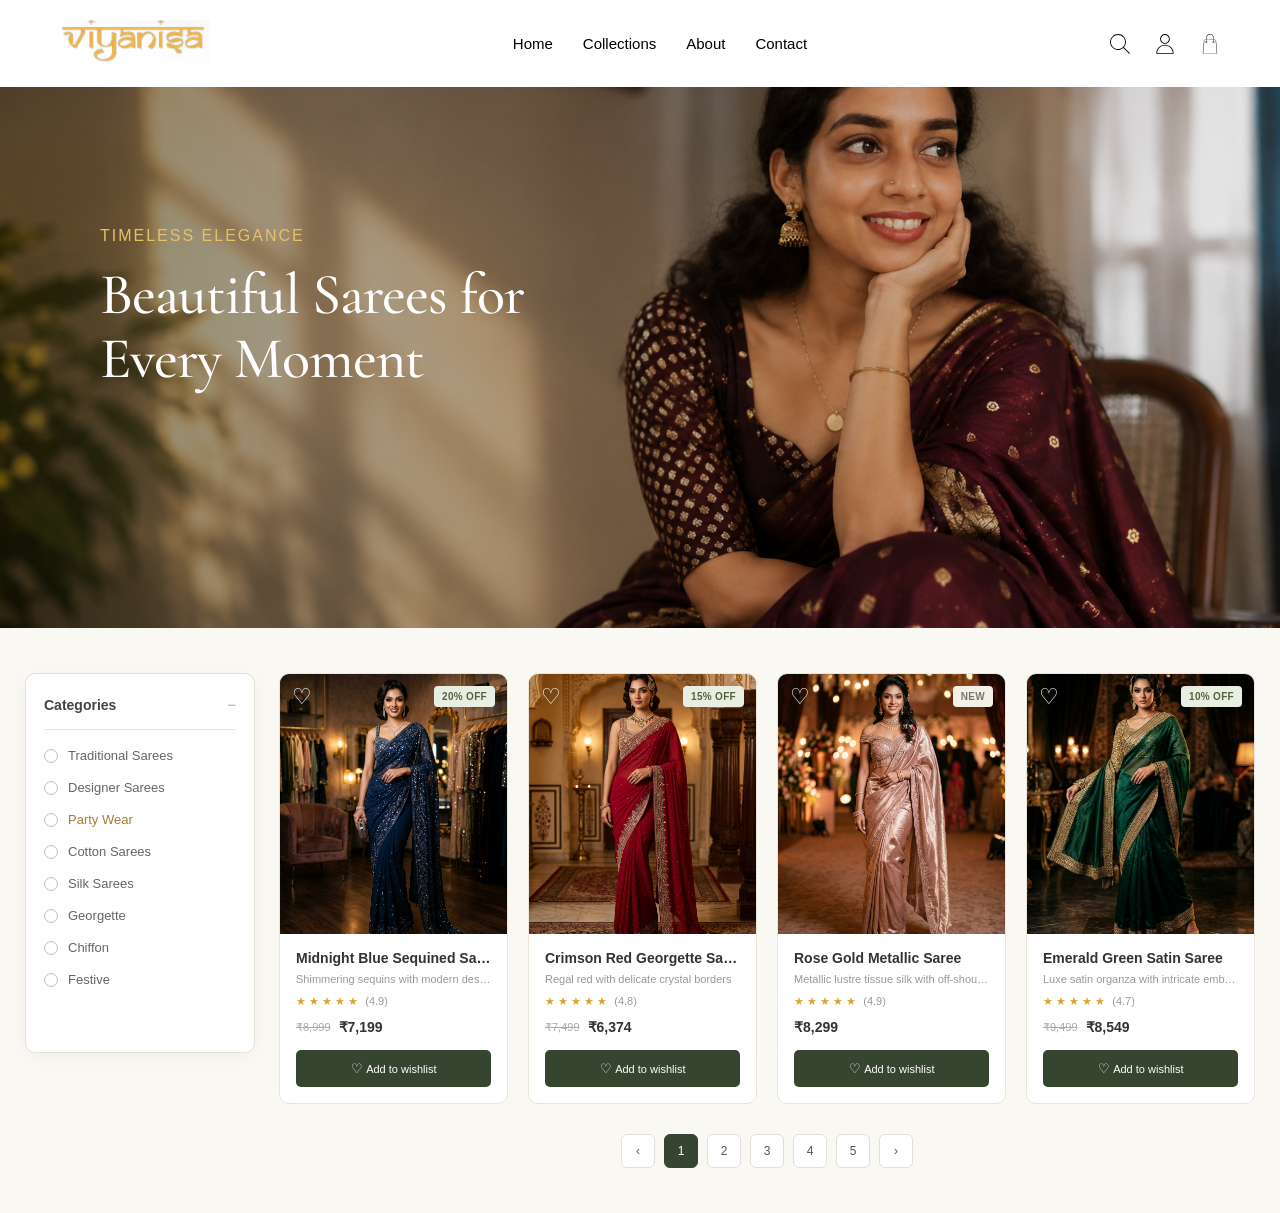
<file: partywear.html>
<!DOCTYPE html>
<html lang="en">

<head>
    <meta charset="UTF-8">
    <meta name="viewport" content="width=device-width, initial-scale=1.0">
    <title>Party Wear Collection | Viyanisa</title>
    <link rel="stylesheet" href="page.css">
    <link href="https://fonts.googleapis.com/css2?family=Cormorant+Garamond:wght@400;500;600&display=swap"
        rel="stylesheet">
    <script>
        function goToPage(page) {
            window.location.href = page;
        }
    </script>
</head>

<body>
    <section class="her">
        <header class="navbar">
            <div class="logo">
                <img src="assets/logo.png" alt="">
            </div>
            <nav class="links">
                <a href="index.html#homepage">Home</a>
                <a href="index.html#collections">Collections</a>
                <a href="index.html#about">About</a>
                <a href="index.html#contact">Contact</a>
            </nav>
            <div class="log">
                <img src="/assets/search.svg" alt="">
                <img src="/assets/user.svg" alt="">
                <img src="/assets/bag.svg" alt="">
            </div>
        </header>
        <div class="home">
            <h3>TIMELESS ELEGANCE</h3>
            <h1>Beautiful Sarees for Every Moment</h1>
        </div>
    </section>
    <section class="collection">

        <!-- Sidebar -->
        <aside class="side-bar">

            <div class="category-bar">

                <div class="category-title">
                    <h3>Categories</h3>
                    <span>−</span>
                </div>

                <form>

                    <label class="category-item">
                        <input type="radio" name="category" onchange="goToPage('traditional.html')">
                        <span>Traditional Sarees</span>
                    </label>

                    <label class="category-item">
                        <input type="radio" name="category" onchange="goToPage('designer.html')">
                        <span>Designer Sarees</span>
                    </label>

                    <label class="category-item active">
                        <input type="radio" name="category" onchange="goToPage('partywear.html')">
                        <span>Party Wear</span>
                    </label>

                    <label class="category-item">
                        <input type="radio" name="category">
                        <span>Cotton Sarees</span>
                    </label>

                    <label class="category-item">
                        <input type="radio" name="category">
                        <span>Silk Sarees</span>
                    </label>

                    <label class="category-item">
                        <input type="radio" name="category">
                        <span>Georgette</span>
                    </label>

                    <label class="category-item">
                        <input type="radio" name="category">
                        <span>Chiffon</span>
                    </label>

                    <label class="category-item">
                        <input type="radio" name="category">
                        <span>Festive</span>
                    </label>

                </form>

            </div>

        </aside>


        <!-- Products -->
        <div class="products-section">

            <div class="products-grid">

                <!-- Party Wear Product 1 -->
                <div class="product-card">
                    <div class="product-image">
                        <span class="discount">20% OFF</span>
                        <span class="wishlist">♡</span>
                        <img src="assets/sarees/partywear/midnight_blue_sequin.jpg"
                            alt="Midnight Blue Sequined Saree">
                    </div>

                    <div class="product-details">
                        <h3>Midnight Blue Sequined Saree</h3>
                        <p class="description">Shimmering sequins with modern designer blouse</p>

                        <div class="rating">★ ★ ★ ★ ★ <span>(4.9)</span></div>

                        <div class="price">
                            <del>₹8,999</del>
                            <strong>₹7,199</strong>
                        </div>

                        <button>Add to wishlist</button>
                    </div>
                </div>

                <!-- Party Wear Product 2 -->
                <div class="product-card">
                    <div class="product-image">
                        <span class="discount">15% OFF</span>
                        <span class="wishlist">♡</span>
                        <img src="assets/sarees/partywear/crimson_red_georgette.jpg"
                            alt="Crimson Red Georgette Party Saree">
                    </div>

                    <div class="product-details">
                        <h3>Crimson Red Georgette Saree</h3>
                        <p class="description">Regal red with delicate crystal borders</p>

                        <div class="rating">★ ★ ★ ★ ★ <span>(4.8)</span></div>

                        <div class="price">
                            <del>₹7,499</del>
                            <strong>₹6,374</strong>
                        </div>

                        <button>Add to wishlist</button>
                    </div>
                </div>

                <!-- Party Wear Product 3 -->
                <div class="product-card">
                    <div class="product-image">
                        <span class="new">NEW</span>
                        <span class="wishlist">♡</span>
                        <img src="assets/sarees/partywear/rose_gold_metallic.jpg"
                            alt="Rose Gold Metallic Tissue Saree">
                    </div>

                    <div class="product-details">
                        <h3>Rose Gold Metallic Saree</h3>
                        <p class="description">Metallic lustre tissue silk with off-shoulder blouse</p>

                        <div class="rating">★ ★ ★ ★ ★ <span>(4.9)</span></div>

                        <div class="price">
                            <strong>₹8,299</strong>
                        </div>

                        <button>Add to wishlist</button>
                    </div>
                </div>

                <!-- Party Wear Product 4 -->
                <div class="product-card">
                    <div class="product-image">
                        <span class="discount">10% OFF</span>
                        <span class="wishlist">♡</span>
                        <img src="assets/sarees/partywear/emerald_green_satin.jpg"
                            alt="Emerald Green Satin Organza Saree">
                    </div>

                    <div class="product-details">
                        <h3>Emerald Green Satin Saree</h3>
                        <p class="description">Luxe satin organza with intricate embroidery</p>

                        <div class="rating">★ ★ ★ ★ ★ <span>(4.7)</span></div>

                        <div class="price">
                            <del>₹9,499</del>
                            <strong>₹8,549</strong>
                        </div>

                        <button>Add to wishlist</button>
                    </div>
                </div>

            </div>


            <!-- Pagination -->
            <div class="pagination">
                <button>‹</button>
                <button class="active-page">1</button>
                <button>2</button>
                <button>3</button>
                <button>4</button>
                <button>5</button>
                <button>›</button>
            </div>

        </div>

    </section>

</body>

</html>
</file>
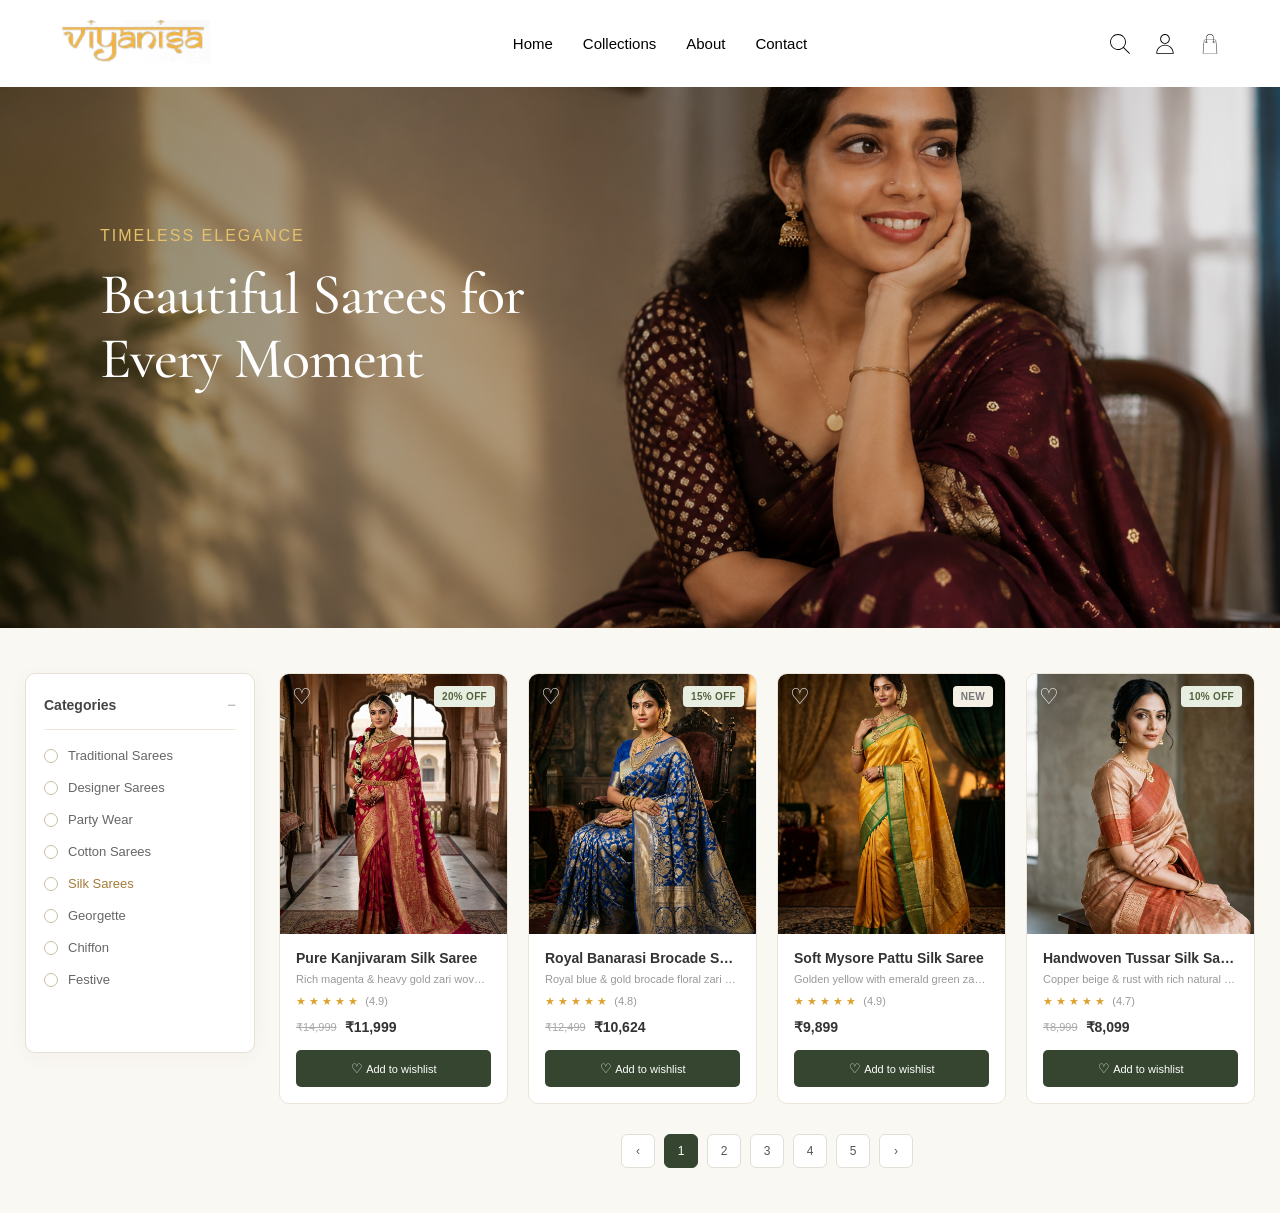
<file: silk.html>
<!DOCTYPE html>
<html lang="en">

<head>
    <meta charset="UTF-8">
    <meta name="viewport" content="width=device-width, initial-scale=1.0">
    <title>Silk Sarees Collection | Viyanisa</title>
    <link rel="stylesheet" href="page.css">
    <link href="https://fonts.googleapis.com/css2?family=Cormorant+Garamond:wght@400;500;600&display=swap"
        rel="stylesheet">
    <script>
        function goToPage(page) {
            window.location.href = page;
        }
    </script>
</head>

<body>
    <section class="her">
        <header class="navbar">
            <div class="logo">
                <img src="assets/logo.png" alt="">
            </div>
            <nav class="links">
                <a href="index.html#homepage">Home</a>
                <a href="index.html#collections">Collections</a>
                <a href="index.html#about">About</a>
                <a href="index.html#contact">Contact</a>
            </nav>
            <div class="log">
                <img src="/assets/search.svg" alt="">
                <img src="/assets/user.svg" alt="">
                <img src="/assets/bag.svg" alt="">
            </div>
        </header>
        <div class="home">
            <h3>TIMELESS ELEGANCE</h3>
            <h1>Beautiful Sarees for Every Moment</h1>
        </div>
    </section>
    <section class="collection">

        <!-- Sidebar -->
        <aside class="side-bar">

            <div class="category-bar">

                <div class="category-title">
                    <h3>Categories</h3>
                    <span>−</span>
                </div>

                <form>

                    <label class="category-item">
                        <input type="radio" name="category" onchange="goToPage('traditional.html')">
                        <span>Traditional Sarees</span>
                    </label>

                    <label class="category-item">
                        <input type="radio" name="category" onchange="goToPage('designer.html')">
                        <span>Designer Sarees</span>
                    </label>

                    <label class="category-item">
                        <input type="radio" name="category" onchange="goToPage('partywear.html')">
                        <span>Party Wear</span>
                    </label>

                    <label class="category-item">
                        <input type="radio" name="category" onchange="goToPage('cotton.html')">
                        <span>Cotton Sarees</span>
                    </label>

                    <label class="category-item active">
                        <input type="radio" name="category" onchange="goToPage('silk.html')">
                        <span>Silk Sarees</span>
                    </label>

                    <label class="category-item">
                        <input type="radio" name="category">
                        <span>Georgette</span>
                    </label>

                    <label class="category-item">
                        <input type="radio" name="category">
                        <span>Chiffon</span>
                    </label>

                    <label class="category-item">
                        <input type="radio" name="category">
                        <span>Festive</span>
                    </label>

                </form>

            </div>

        </aside>


        <!-- Products -->
        <div class="products-section">

            <div class="products-grid">
                <!-- Silk Product 1 -->
                <div class="product-card">
                    <div class="product-image">
                        <span class="discount">20% OFF</span>
                        <span class="wishlist">♡</span>
                        <img src="assets/sarees/silk/kanjivaram_magenta_gold.jpg"
                            alt="Pure Kanjivaram Silk Saree">
                    </div>

                    <div class="product-details">
                        <h3>Pure Kanjivaram Silk Saree</h3>
                        <p class="description">Rich magenta & heavy gold zari woven border</p>

                        <div class="rating">★ ★ ★ ★ ★ <span>(4.9)</span></div>

                        <div class="price">
                            <del>₹14,999</del>
                            <strong>₹11,999</strong>
                        </div>

                        <button>Add to wishlist</button>
                    </div>
                </div>

                <!-- Silk Product 2 -->
                <div class="product-card">
                    <div class="product-image">
                        <span class="discount">15% OFF</span>
                        <span class="wishlist">♡</span>
                        <img src="assets/sarees/silk/banarasi_royal_blue.jpg"
                            alt="Royal Banarasi Silk Saree">
                    </div>

                    <div class="product-details">
                        <h3>Royal Banarasi Brocade Saree</h3>
                        <p class="description">Royal blue & gold brocade floral zari weaving</p>

                        <div class="rating">★ ★ ★ ★ ★ <span>(4.8)</span></div>

                        <div class="price">
                            <del>₹12,499</del>
                            <strong>₹10,624</strong>
                        </div>

                        <button>Add to wishlist</button>
                    </div>
                </div>

                <!-- Silk Product 3 -->
                <div class="product-card">
                    <div class="product-image">
                        <span class="new">NEW</span>
                        <span class="wishlist">♡</span>
                        <img src="assets/sarees/silk/mysore_pattu_yellow.jpg"
                            alt="Soft Mysore Pattu Silk Saree">
                    </div>

                    <div class="product-details">
                        <h3>Soft Mysore Pattu Silk Saree</h3>
                        <p class="description">Golden yellow with emerald green zari border</p>

                        <div class="rating">★ ★ ★ ★ ★ <span>(4.9)</span></div>

                        <div class="price">
                            <strong>₹9,899</strong>
                        </div>

                        <button>Add to wishlist</button>
                    </div>
                </div>

                <!-- Silk Product 4 -->
                <div class="product-card">
                    <div class="product-image">
                        <span class="discount">10% OFF</span>
                        <span class="wishlist">♡</span>
                        <img src="assets/sarees/silk/tussar_copper_rust.jpg"
                            alt="Handwoven Tussar Silk Saree">
                    </div>

                    <div class="product-details">
                        <h3>Handwoven Tussar Silk Saree</h3>
                        <p class="description">Copper beige & rust with rich natural sheen</p>

                        <div class="rating">★ ★ ★ ★ ★ <span>(4.7)</span></div>

                        <div class="price">
                            <del>₹8,999</del>
                            <strong>₹8,099</strong>
                        </div>

                        <button>Add to wishlist</button>
                    </div>
                </div>

            </div>


            <!-- Pagination -->
            <div class="pagination">
                <button>‹</button>
                <button class="active-page">1</button>
                <button>2</button>
                <button>3</button>
                <button>4</button>
                <button>5</button>
                <button>›</button>
            </div>

        </div>

    </section>

</body>

</html>
</file>
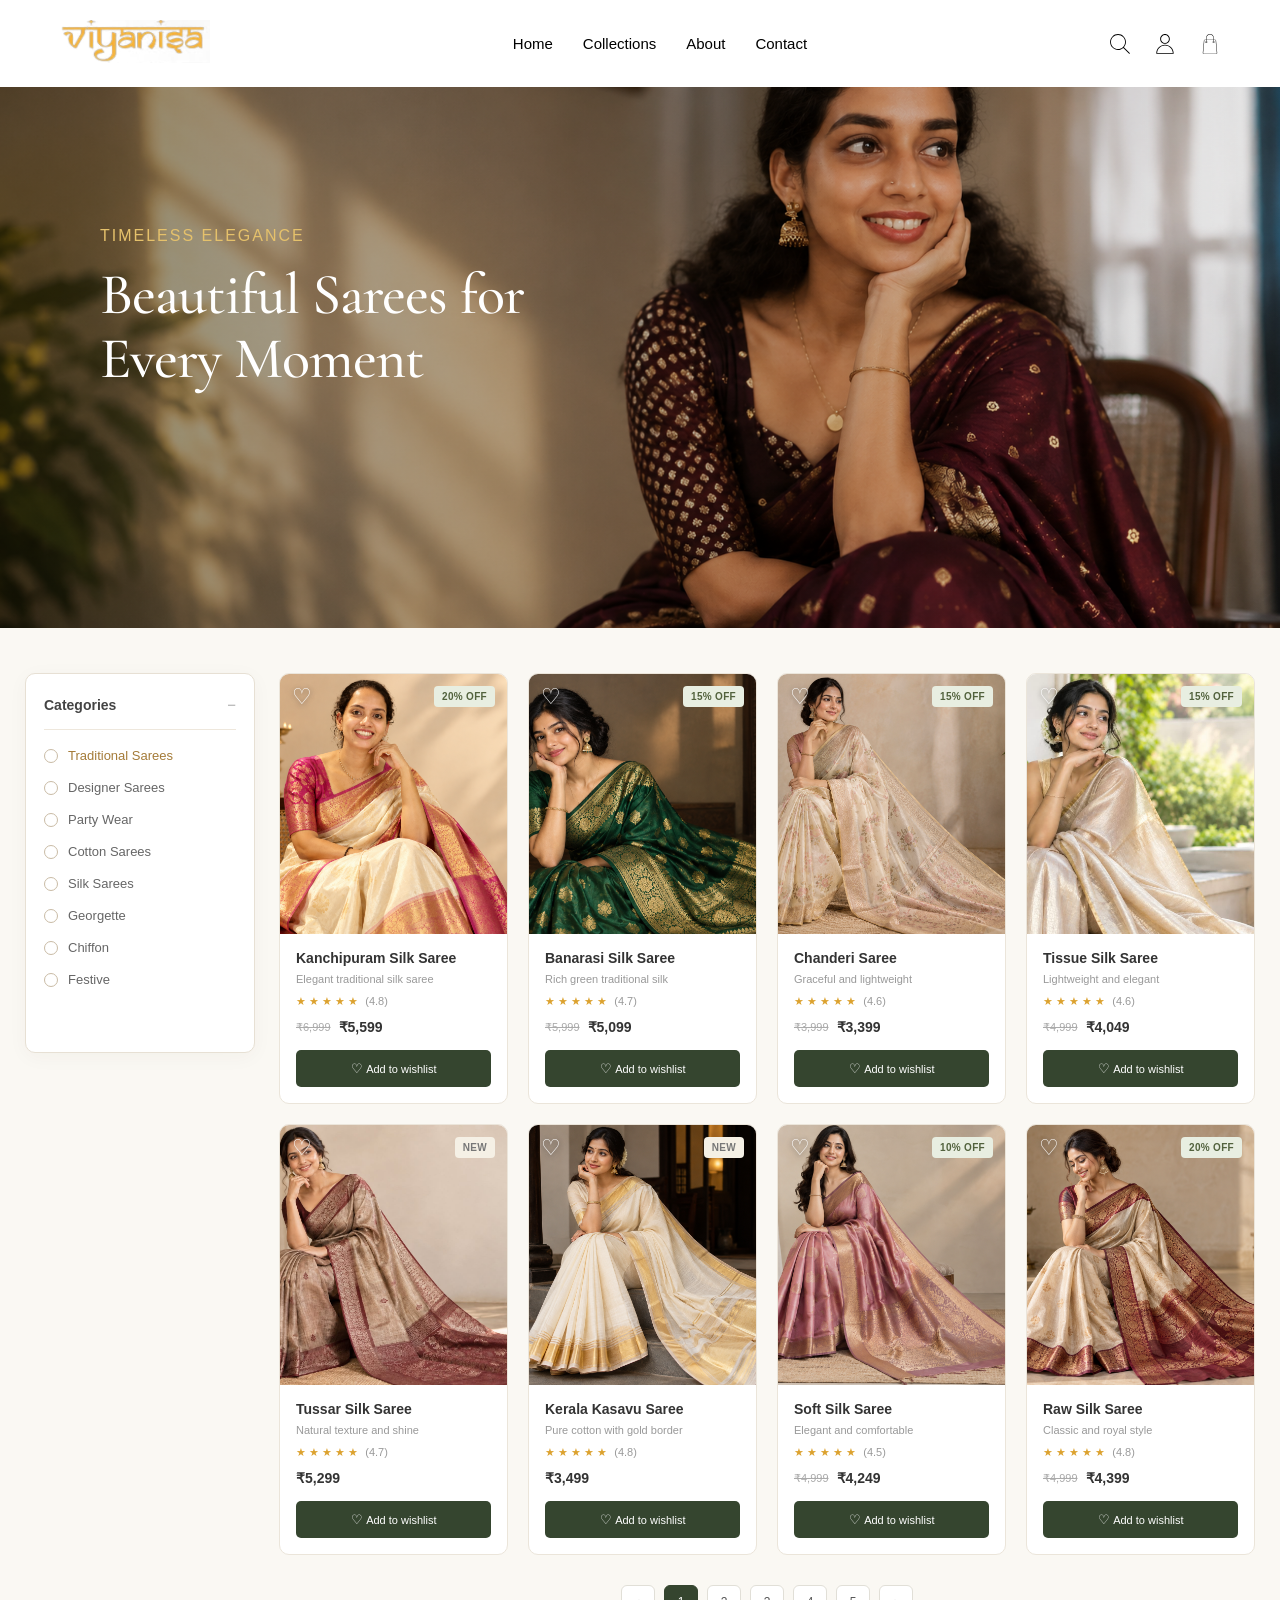
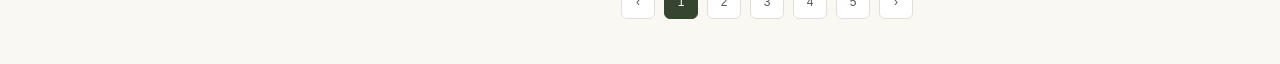
<file: traditional.html>
<!DOCTYPE html>
<html lang="en">

<head>
    <meta charset="UTF-8">
    <meta name="viewport" content="width=device-width, initial-scale=1.0">
    <title>Document</title>
    <link rel="stylesheet" href="page.css">
    <link href="https://fonts.googleapis.com/css2?family=Cormorant+Garamond:wght@400;500;600&display=swap"
        rel="stylesheet">
        <script>
            function goToPage(page) {
    window.location.href = page;
}
        </script>
</head>

<body>
    <section class="her">
        <header class="navbar">
            <div class="logo">
                <img src="assets/logo.png" alt="">
            </div>
            <nav class="links">
                <a href="index.html#homepage">Home</a>
                <a href="index.html#collections">Collections</a>
                <a href="index.html#about">About</a>
                <a href="index.html#contact">Contact</a>
            </nav>
            <div class="log">
                <img src="/assets/search.svg" alt="">
                <img src="/assets/user.svg" alt="">
                <img src="/assets/bag.svg" alt="">
            </div>
        </header>
        <div class="home">
                <h3>TIMELESS ELEGANCE</h3>
                <h1>Beautiful Sarees for Every Moment</h1>
            </div>
        </div>
    </section>
    <section class="collection">

        <!-- Sidebar -->
        <aside class="side-bar">

            <div class="category-bar">

                <div class="category-title">
                    <h3>Categories</h3>
                    <span>−</span>
                </div>

                <form>

                    <label class="category-item active">
                        <input type="radio" name="category"  onchange="goToPage('traditional.html')">
                        <span>Traditional Sarees</span>
                    </label>

                    <label class="category-item">
                        <input type="radio" name="category" onchange="goToPage('designer.html')">
                        <span>Designer Sarees</span>
                    </label>

                    <label class="category-item">
                        <input type="radio" name="category">
                        <span>Party Wear</span>
                    </label>

                    <label class="category-item">
                        <input type="radio" name="category">
                        <span>Cotton Sarees</span>
                    </label>

                    <label class="category-item">
                        <input type="radio" name="category">
                        <span>Silk Sarees</span>
                    </label>

                    <label class="category-item">
                        <input type="radio" name="category">
                        <span>Georgette</span>
                    </label>

                    <label class="category-item">
                        <input type="radio" name="category">
                        <span>Chiffon</span>
                    </label>

                    <label class="category-item">
                        <input type="radio" name="category">
                        <span>Festive</span>
                    </label>

                </form>

            </div>

        </aside>


        <!-- Products -->
        <div class="products-section">

            <div class="products-grid">

                <!-- Product 1 -->
                <div class="product-card">

                    <div class="product-image">
                        <span class="discount">20% OFF</span>
                        <span class="wishlist">♡</span>
                        <img src="/assets/sarees/traditional/ChatGPT Image Sep 17, 2026, 11_47_24 AM.png"
                            alt="Kanchipuram Silk Saree">
                    </div>

                    <div class="product-details">
                        <h3>Kanchipuram Silk Saree</h3>
                        <p class="description">Elegant traditional silk saree</p>

                        <div class="rating">★ ★ ★ ★ ★ <span>(4.8)</span></div>

                        <div class="price">
                            <del>₹6,999</del>
                            <strong>₹5,599</strong>
                        </div>

                        <button>Add to wishlist</button>
                    </div>

                </div>


                <!-- Product 2 -->
                <div class="product-card">

                    <div class="product-image">
                        <span class="discount">15% OFF</span>
                        <span class="wishlist">♡</span>
                        <img src="/assets/sarees/traditional/banaras.png" alt="Banarasi Silk Saree">
                    </div>

                    <div class="product-details">
                        <h3>Banarasi Silk Saree</h3>
                        <p class="description">Rich green traditional silk</p>

                        <div class="rating">★ ★ ★ ★ ★ <span>(4.7)</span></div>

                        <div class="price">
                            <del>₹5,999</del>
                            <strong>₹5,099</strong>
                        </div>

                        <button>Add to wishlist</button>
                    </div>

                </div>
                <!-- Product 6 -->
                <div class="product-card">

                    <div class="product-image">
                        <span class="discount">15% OFF</span>
                        <span class="wishlist">♡</span>
                        <img src="/assets/sarees/traditional/0790c813-9429-458a-9a5f-057a167f321a.png"
                            alt="Chanderi Saree">
                    </div>

                    <div class="product-details">
                        <h3>Chanderi Saree</h3>
                        <p class="description">Graceful and lightweight</p>

                        <div class="rating">★ ★ ★ ★ ★ <span>(4.6)</span></div>

                        <div class="price">
                            <del>₹3,999</del>
                            <strong>₹3,399</strong>
                        </div>

                        <button>Add to wishlist</button>
                    </div>

                </div>


                <!-- Product 3 -->
                <div class="product-card">

                    <div class="product-image">
                        <span class="discount">15% OFF</span>
                        <span class="wishlist">♡</span>
                        <img src="/assets/sarees/traditional/WhatsApp Image 2026-09-17 at 10.58.20 AM.jpeg"
                            alt="Tissue Silk Saree">
                    </div>

                    <div class="product-details">
                        <h3>Tissue Silk Saree</h3>
                        <p class="description">Lightweight and elegant</p>

                        <div class="rating">★ ★ ★ ★ ★ <span>(4.6)</span></div>

                        <div class="price">
                            <del>₹4,999</del>
                            <strong>₹4,049</strong>
                        </div>

                        <button>Add to wishlist</button>
                    </div>

                </div>
                <!-- Product 7 -->
                <div class="product-card">

                    <div class="product-image">
                        <span class="new">NEW</span>
                        <span class="wishlist">♡</span>
                        <img src="/assets/sarees/traditional/WhatsApp Image 2026-09-17 at 11.53.14 AM.jpeg"
                            alt="Tussar Silk Saree">
                    </div>

                    <div class="product-details">
                        <h3>Tussar Silk Saree</h3>
                        <p class="description">Natural texture and shine</p>

                        <div class="rating">★ ★ ★ ★ ★ <span>(4.7)</span></div>

                        <div class="price">
                            <strong>₹5,299</strong>
                        </div>

                        <button>Add to wishlist</button>
                    </div>

                </div>

                <!-- Product 4 -->
                <div class="product-card">

                    <div class="product-image">
                        <span class="new">NEW</span>
                        <span class="wishlist">♡</span>
                        <img src="/assets/sarees/traditional/dae0975a-568a-498c-8815-507b2bdabb87.png"
                            alt="Kerala Kasavu Saree">
                    </div>

                    <div class="product-details">
                        <h3>Kerala Kasavu Saree</h3>
                        <p class="description">Pure cotton with gold border</p>

                        <div class="rating">★ ★ ★ ★ ★ <span>(4.8)</span></div>

                        <div class="price">
                            <strong>₹3,499</strong>
                        </div>

                        <button>Add to wishlist</button>
                    </div>

                </div>


                <!-- Product 5 -->
                <div class="product-card">

                    <div class="product-image">
                        <span class="discount">10% OFF</span>
                        <span class="wishlist">♡</span>
                        <img src="/assets/sarees/traditional/image.png" alt="Soft Silk Saree">
                    </div>

                    <div class="product-details">
                        <h3>Soft Silk Saree</h3>
                        <p class="description">Elegant and comfortable</p>

                        <div class="rating">★ ★ ★ ★ ★ <span>(4.5)</span></div>

                        <div class="price">
                            <del>₹4,999</del>
                            <strong>₹4,249</strong>
                        </div>

                        <button>Add to wishlist</button>
                    </div>

                </div>








                <!-- Product 8 -->
                <div class="product-card">

                    <div class="product-image">
                        <span class="discount">20% OFF</span>
                        <span class="wishlist">♡</span>
                        <img src="/assets/sarees/traditional/image copy.png" alt="Raw Silk Saree">
                    </div>

                    <div class="product-details">
                        <h3>Raw Silk Saree</h3>
                        <p class="description">Classic and royal style</p>

                        <div class="rating">★ ★ ★ ★ ★ <span>(4.8)</span></div>

                        <div class="price">
                            <del>₹4,999</del>
                            <strong>₹4,399</strong>
                        </div>

                        <button>Add to wishlist</button>
                    </div>

                </div>

            </div>


            <!-- Pagination -->
            <div class="pagination">
                <button>‹</button>
                <button class="active-page">1</button>
                <button>2</button>
                <button>3</button>
                <button>4</button>
                <button>5</button>
                <button>›</button>
            </div>

        </div>

    </section>

</body>

</html>
</file>
<file: style.css>
.hero h1 {
    margin: 0;
}

.body {
    margin: 0;
    padding: 0;
    width: 100%;
}

* {
    margin: 0;
    padding: 0;
    box-sizing: border-box;
}

.hero {
    background-image: url('/assets/bg.png');
    background-size: cover;
    background-position: center;

    background-repeat: no-repeat;
    margin: 0;
    min-height: 628px;
}
/* .her {
    background-image: url('/assets/traditional-images/ChatGPT\ Image\ Sep\ 15\,\ 2026\,\ 10_00_18\ AM.png');
    background-size: cover;
    background-position: center;

    background-repeat: no-repeat;
    margin: 0;
    min-height: 628px;
} */



.logo img {
    height: auto;
    width: 150px;
    
    animation: logoGlow 3s ease-in-out infinite;
}

.navbar {
    display: flex;
    flex-direction: row;
    justify-content: space-between;
    align-items: center;
    padding: 20px 60px;
    
}

.log img {
    height: auto;
    width: 20px;

}

.links a {
    text-decoration: none;
    color: black;
    font-size: 19px;
    font-weight: 400;
}

.links {
    display: flex;
    flex-direction: row;
    gap: 30px;
}

.log {
    display: flex;
    flex-direction: row;
    gap: 30px;
}

@keyframes logoGlow {
    10% {
        transform: scale(1);
        opacity: 0;
    }

    70% {
        transform: scale(1.1);
        opacity: 1;
    }

    100% {
        transform: scale(1);
        opacity: 1;
    }
}

.home {
    max-width: 376px;
    padding: 140px 0;
    margin-left: 100px;
    display: flex;
    gap: 15px;
    flex-direction: column;
}

.home h3 {
    color: rgb(216, 187, 21);
    /* text-shadow: 2px 2px 3px black; */
    
}

.hero .home h1 {
    font-family: "Cormorant Garamond", "Times New Roman", serif;
    font-size: 52px;
    font-weight: 500;
    line-height: 1.05;
    letter-spacing: -1px;
    color: #171717;
}

.home p {
    text-align: left;
    font-family: Arial, sans-serif;
    font-size: 15px;
    line-height: 1.6;
    color: #666;
    width: 360px;
}
.home-foot{
    display: flex;
    flex-direction: row;
    justify-content: space-evenly;
    background-color:#fff6e7;
    
    
    
}
.secure img {
    height: auto;
    width: 50px;

    
}
.secure:not(:last-child)::after {
    content: "";
    position: absolute;
    right: 0;
    top: 20%;
    height: 60%;
    width: 1px;
    background-color: #d8d3ca;
}
.sizer:not(:last-child)::after {
    content: "";
    position: absolute;
    right: 0;
    top: 20%;
    height: 60%;
    width: 1px;
    background-color: #d8d3ca;
}
.secure {
    position: relative;
    flex: 1;


    display: flex;
    flex-direction: column;
    align-items: center;
    justify-content: center;
    margin-bottom: 10px;
}

.home-foot h3{
    font-size: 18px;
    line-height: 1;
    font-weight: 200;
}
.home-foot p{
    font-family: Arial, sans-serif;
    font-size: 15px;
    line-height: 1.6;
    color: #666;
}

.sizer img {
    height: auto;
    width: 37px;
    margin-bottom: 6px;
    margin-top: 6px;
    
}
.sizer{
   position: relative;
    flex: 1;
    
    display: flex;
    flex-direction: column;
    align-items: center;
    justify-content: center;
}
.category{
    width: 100%;
    padding: 50px 5%;
    background-color: #fbf8f2;
}
.category-container{
    max-width: 1150px;
    margin: auto;

    display: grid;
    grid-template-columns: repeat(4, 1fr);
    gap: 28px 24px;
}
.category-card{
    height: 230px;
    position: relative;
    overflow: hidden;
    border-radius: 9px;
    cursor: pointer;
}
.category-card img{
    width: 100%;
    height: 100%;
    object-fit: cover;
    display: block;

    transition: transform 0.5s ease;
}
.category-card h4 {
    position: absolute;
    z-index: 2;

    left: 22px;
    bottom: 52px;

    margin: 0;

    color: white;

    font-family: Georgia, "Times New Roman", serif;
    font-size: 26px;
    font-weight: 500;
}
.category-card p {
    position: absolute;
    z-index: 2;

    left: 22px;
    bottom: 30px;

    margin: 0;

    color: white;

}

.arrow img{
    height: auto;
    width: 20px;
}
.arrow{
    position: absolute;
    z-index: 2;
    padding: 6px;
    background-color: #b56d0e;
    right: 22px;
    bottom: 30px;
    border-radius: 50%;

    margin: 0;
}
.category-card:hover img {
    transform: scale(1.06);
}




.category-card::after {
    content: "";

    position: absolute;
    inset: 0;

    background: linear-gradient(
        to top,
        rgba(0, 0, 0, 0.78),
        rgba(0, 0, 0, 0.08) 35%
    );
}
.heading {
    text-align: center;
    position: relative;
    z-index: 2;
    margin-bottom: 48px;
}

.small-heading {
    display: flex;
    align-items: center;
    justify-content: center;
    gap: 72px;
    margin-bottom: 10px;
}

.small-heading span {
    width: 62px;
    height: 1px;
    background: #bd7818;
}

.small-heading p {
    color: #b56d0e;
    font-size: 16px;
    font-weight: 500;
    letter-spacing: 6px;
}

.heading h1 {
    font-family: "Playfair Display", serif;
    font-size: 52px;
    font-weight: 500;
    margin-bottom: 10px;
}

.subtitle {
    color: #686868;
    font-size: 16px;
    line-height: 1.6;
    
} 


.about-section {
    background: #faf6ef;
   padding: 100px 7%;
    overflow: hidden;
}

.about {
    max-width: 1250px;
    margin: auto;

    display: grid;
    grid-template-columns: 1fr 1fr;
    align-items: center;
    gap: 80px;
}

/* TEXT */

.about-text {
    padding: 20px 0;
}

.about-label {
    display: inline-block;
    color: #a4773f;
    font-size: 13px;
    font-weight: 700;
    letter-spacing: 4px;
    margin-bottom: 20px;
}

.about-text h1 {
    font-family: Georgia, serif;
    color: #392b24;
    font-size: 48px;
    line-height: 1.15;
    font-weight: 500;
    margin: 0 0 28px;
}

.about-text > p {
    color: #75685f;
    font-size: 16px;
    line-height: 1.9;
    max-width: 560px;
    margin-bottom: 18px;
}

/* LOCATION */

.location {
    display: flex;
    align-items: center;
    gap: 15px;
    margin-top: 30px;
    padding-top: 22px;
    border-top: 1px solid #dfd3c5;
    width: 300px;
}

.location-icon {
    width: 42px;
    height: 42px;

    display: flex;
    align-items: center;
    justify-content: center;

    border: 1px solid #c5a16a;
    border-radius: 50%;

    color: #a4773f;
    font-size: 18px;
}

.location strong {
    color: #49372d;
    font-size: 14px;
}

.location p {
    margin: 4px 0 0;
    color: #897b70;
    font-size: 14px;
}

/* IMAGE */

.about-image {
    display: flex;
    justify-content: center;
}




.image-frame img {
    position: relative;
    z-index: 1;

    display: block;
    width: 100%;
    height: 480px;
 border-radius: 16px;
    object-fit: cover;
}

.footer {
    background: #f5f0e7;
    color: #293528;
    padding-top: 60px;
}

.footer-container {
    max-width: 1200px;
    margin: auto;
    padding: 0 40px 50px;

    display: grid;
    grid-template-columns: 1.5fr 1fr 1fr 1.3fr;
    gap: 50px;
}

/* Brand */

.footer-brand h2 {
    font-family: Georgia, serif;
    font-size: 32px;
    color: #a87925;
    margin-bottom: 15px;
}

.footer-brand p {
    max-width: 280px;
    line-height: 1.7;
    color: #666;
    font-size: 15px;
}

/* Columns */

.footer-column {
    display: flex;
    flex-direction: column;
    gap: 12px;
}

.footer-column h3 {
    font-family: Georgia, serif;
    font-size: 18px;
    margin-bottom: 12px;
    color: #293528;
}

.footer-column a {
    text-decoration: none;
    color: #666;
    font-size: 14px;
    transition: 0.3s;
}

.footer-column a:hover {
    color: #a87925;
    transform: translateX(4px);
}

.footer-column p {
    margin: 0;
    color: #666;
    font-size: 14px;
    line-height: 1.6;
}

/* Social */

.social {
    display: flex;
    gap: 15px;
    margin-top: 10px;
}

.social a {
    color: #a87925;
    font-size: 13px;
}

/* Bottom */

.footer-bottom {
    border-top: 1px solid #ddd4c6;

    max-width: 1200px;
    margin: auto;
    padding: 20px 40px;

    display: flex;
    justify-content: space-between;
    align-items: center;

    color: #777;
    font-size: 13px;
}


/* traditional */
</file>
<file: page.css>
/* =========================
   GLOBAL STYLES
========================= */

* {
    margin: 0;
    padding: 0;
    box-sizing: border-box;
}

body {
    width: 100%;
    font-family: Arial, sans-serif;
    background: #faf8f3;
    color: #333;
}

img {
    max-width: 100%;
}

button,
input {
    font-family: inherit;
}

.hero h1 {
    margin: 0;
}


/* =========================
   HERO SECTION
========================= */

.hero,
.her {
    min-height: 628px;
    background-size: cover;
    background-position: center;
    background-repeat: no-repeat;
    position: relative;
}

.hero {
    background-image: url('/assets/bg.png');
}

.her {
    background-image: url('/assets/traditional-images/ChatGPT\ Image\ Sep\ 15\,\ 2026\,\ 10_00_18\ AM.png');
}
 
/* Dark overlay for readability */

.her::before,
.hero::before {
    content: "";
    position: absolute;
    inset: 0;
    background: linear-gradient(
        90deg,
        rgba(0, 0, 0, 0.45),
        rgba(0, 0, 0, 0.08)
    );
    z-index: 0;
}


/* =========================
   NAVBAR
========================= */

.navbar {
    display: flex;
    justify-content: space-between;
    align-items: center;
    padding: 20px 60px;
    position: relative;
    z-index: 2;
    background-color: white;
}

.logo img {
    width: 150px;
    height: auto;
    animation: logoGlow 3s ease-in-out infinite;
}

.links {
    display: flex;
    gap: 30px;
    align-items: center;
}

.links a {
    text-decoration: none;
    color: black;
    font-size: 15px;
    font-weight: 500;
    position: relative;
    transition: color 0.3s ease;
}

.links a::after {
    content: "";
    position: absolute;
    width: 0;
    height: 2px;
    bottom: -6px;
    left: 0;
    background: #a47b38;
    transition: width 0.3s ease;
}

.links a:hover {
    color: #a47b38;
}

.links a:hover::after {
    width: 100%;
}

.log {
    display: flex;
    align-items: center;
    gap: 25px;
}

.log img {
    width: 20px;
    height: auto;
    transition: transform 0.3s ease;
}

.log img:hover {
    transform: scale(1.15);
}


/* =========================
   LOGO ANIMATION
========================= */

@keyframes logoGlow {
    0% {
        transform: scale(1);
        opacity: 0.85;
    }

    50% {
        transform: scale(1.04);
        opacity: 1;
    }

    100% {
        transform: scale(1);
        opacity: 1;
    }
}


/* =========================
   HERO CONTENT
========================= */

.home {
    max-width: 430px;
    padding: 140px 0;
    margin-left: 100px;
    display: flex;
    flex-direction: column;
    gap: 18px;
    position: relative;
    z-index: 1;
}

.home h3 {
    color: #e5c16b;
    font-size: 16px;
    letter-spacing: 2px;
    text-transform: uppercase;
    font-weight: 500;
}

.her .home h1 {
    font-family: "Cormorant Garamond", "Times New Roman", serif;
    font-size: clamp(38px, 5vw, 58px);
    font-weight: 500;
    line-height: 1.1;
    letter-spacing: -1px;
    color: white;
}

.home p {
    width: 100%;
    max-width: 390px;
    text-align: left;
    font-family: Arial, sans-serif;
    font-size: 15px;
    line-height: 1.8;
    color: #f3f3f3;
}


/* =========================
   FOOTER INFO STRIP
========================= */

.home-foot {
    display: flex;
    justify-content: space-evenly;
    align-items: stretch;
    flex-wrap: wrap;
    gap: 20px;
    padding: 28px 20px;
    background: #fff6e7;
}

.home-foot > div {
    flex: 1;
    min-width: 160px;
    text-align: center;
    padding: 10px 20px;
    border-right: 1px solid #d8d3ca;
}

.home-foot > div:last-child {
    border-right: none;
}


/* =========================
   COLLECTION SECTION
========================= */

.collection {
    display: flex;
    gap: 24px;
    max-width: 1400px;
    margin: 45px auto;
    padding: 0 25px;
    align-items: flex-start;
}


/* =========================
   SIDEBAR
========================= */

.side-bar {
    width: 230px;
    flex-shrink: 0;
}

.category-bar {
    background: #fff;
    border: 1px solid #e7e0d4;
    border-radius: 10px;
    padding: 22px 18px;
    min-height: 380px;
    box-shadow: 0 4px 20px rgba(80, 60, 30, 0.04);
}

.category-title {
    display: flex;
    justify-content: space-between;
    align-items: center;
    padding-bottom: 16px;
    border-bottom: 1px solid #eee7dc;
    margin-bottom: 18px;
}

.category-title h3 {
    font-size: 14px;
    font-weight: 600;
    color: #444;
    text-transform: capitalize;
}

.category-title span {
    font-size: 15px;
    color: #aaa;
}


/* =========================
   CATEGORY ITEMS
========================= */

.category-bar form {
    display: flex;
    flex-direction: column;
    gap: 17px;
}

.category-item {
    display: flex;
    align-items: center;
    gap: 10px;
    font-size: 13px;
    color: #666;
    cursor: pointer;
    transition: color 0.3s ease;
}

.category-item input {
    appearance: none;
    width: 14px;
    height: 14px;
    border: 1px solid #c9bba5;
    border-radius: 50%;
    cursor: pointer;
    position: relative;
    flex-shrink: 0;
}

.category-item input:checked {
    border-color: #a47b38;
    background: #a47b38;
    box-shadow: inset 0 0 0 3px #fff;
}

.category-item:hover {
    color: #a47b38;
}

.category-item.active span {
    color: #a47b38;
}


/* =========================
   PRODUCTS SECTION
========================= */

.products-section {
    flex: 1;
    min-width: 0;
}

.products-grid {
    display: grid;
    grid-template-columns: repeat(4, minmax(0, 1fr));
    gap: 20px;
}


/* =========================
   PRODUCT CARD
========================= */

.product-card {
    background: #fff;
    border: 1px solid #ebe5da;
    border-radius: 10px;
    overflow: hidden;
    transition:
        transform 0.3s ease,
        box-shadow 0.3s ease;
}

.product-card:hover {
    transform: translateY(-6px);
    box-shadow: 0 12px 30px rgba(60, 45, 20, 0.1);
}


/* =========================
   PRODUCT IMAGE
========================= */

.product-image {
    position: relative;
    height: 260px;
    background: #f2eee7;
    overflow: hidden;
}

.product-image img {
    width: 100%;
    height: 100%;
    object-fit: cover;
    display: block;
    transition: transform 0.5s ease;
}

.product-card:hover .product-image img {
    transform: scale(1.06);
}


/* =========================
   PRODUCT LABELS
========================= */

.discount,
.new {
    position: absolute;
    top: 12px;
    right: 12px;
    z-index: 1;
    padding: 5px 8px;
    font-size: 10px;
    font-weight: 600;
    border-radius: 4px;
    letter-spacing: 0.3px;
}

.discount {
    background: #e8eee1;
    color: #52623d;
}

.new {
    background: #f5f0e5;
    color: #777;
}

.wishlist {
    position: absolute;
    top: 10px;
    left: 12px;
    z-index: 1;
    font-size: 22px;
    color: white;
    text-shadow: 0 1px 5px #333;
    cursor: pointer;
    transition: transform 0.3s ease;
}

.wishlist:hover {
    transform: scale(1.2);
}


/* =========================
   PRODUCT DETAILS
========================= */

.product-details {
    padding: 16px;
}

.product-details h3 {
    font-size: 14px;
    font-weight: 600;
    color: #333;
    margin-bottom: 7px;
    white-space: nowrap;
    overflow: hidden;
    text-overflow: ellipsis;
}

.description {
    font-size: 11px;
    color: #999;
    margin-bottom: 10px;
    white-space: nowrap;
    overflow: hidden;
    text-overflow: ellipsis;
}

.rating {
    font-size: 11px;
    color: #dca22f;
    margin-bottom: 10px;
}

.rating span {
    color: #999;
    margin-left: 4px;
}


/* =========================
   PRICE
========================= */

.price {
    display: flex;
    align-items: center;
    gap: 8px;
    margin-bottom: 14px;
    min-height: 18px;
}

.price del {
    font-size: 11px;
    color: #aaa;
}

.price strong {
    font-size: 14px;
    color: #333;
}


/* =========================
   ADD TO CART BUTTON
========================= */

.product-details button {
    width: 100%;
    padding: 11px 8px;
    background: #35452f;
    border: none;
    border-radius: 5px;
    color: #fff;
    font-size: 11px;
    font-weight: 500;
    cursor: pointer;
    transition:
        background 0.3s ease,
        transform 0.2s ease;
}

.product-details button::before {
    content: "♡ ";
    font-size: 13px;
}

.product-details button:hover {
    background: #526b49;
    transform: translateY(-1px);
}


/* =========================
   PAGINATION
========================= */

.pagination {
    display: flex;
    justify-content: center;
    align-items: center;
    gap: 9px;
    margin-top: 30px;
}

.pagination button {
    width: 34px;
    height: 34px;
    border: 1px solid #e1dfd7;
    background: #fff;
    border-radius: 6px;
    font-size: 12px;
    color: #555;
    cursor: pointer;
    transition: all 0.3s ease;
}

.pagination button:hover,
.pagination .active-page {
    background: #35452f;
    color: #fff;
    border-color: #35452f;
}


/* =========================
   RESPONSIVE DESIGN
========================= */

@media (max-width: 1100px) {

    .products-grid {
        grid-template-columns: repeat(3, minmax(0, 1fr));
    }

    .side-bar {
        width: 200px;
    }

    .product-image {
        height: 240px;
    }

    .navbar {
        padding: 20px 35px;
    }

    .home {
        margin-left: 60px;
    }
}


@media (max-width: 800px) {

    .navbar {
        padding: 20px;
    }

    .links {
        gap: 15px;
    }

    .links a {
        font-size: 13px;
    }

    .home {
        margin-left: 35px;
        padding: 110px 20px;
    }

    .collection {
        flex-direction: column;
        padding: 0 18px;
        margin-top: 30px;
    }

    .side-bar {
        width: 100%;
    }

    .category-bar {
        min-height: auto;
    }

    .category-bar form {
        display: grid;
        grid-template-columns: repeat(2, 1fr);
        gap: 15px;
    }

    .products-grid {
        grid-template-columns: repeat(2, minmax(0, 1fr));
        gap: 14px;
        width: 100%;
    }

    .product-image {
        height: 230px;
    }

    .home-foot {
        gap: 0;
    }

    .home-foot > div {
        min-width: 50%;
        border-right: none;
    }
}


@media (max-width: 480px) {

    .navbar {
        padding: 15px;
    }

    .logo img {
        width: 110px;
    }

    .links {
        gap: 10px;
    }

    .links a {
        font-size: 11px;
    }

    .log {
        gap: 10px;
    }

    .home {
        margin-left: 0;
        padding: 100px 25px;
    }

    .home h3 {
        font-size: 12px;
    }

    .home p {
        font-size: 13px;
    }

    .collection {
        padding: 0 12px;
    }

    .products-grid {
        grid-template-columns: repeat(2, minmax(0, 1fr));
        gap: 10px;
    }

    .product-image {
        height: 190px;
    }

    .product-details {
        padding: 12px;
    }

    .product-details h3 {
        font-size: 12px;
    }

    .product-details button {
        padding: 10px 5px;
    }
}


@media (max-width: 350px) {

    .products-grid {
        grid-template-columns: 1fr;
    }

    .product-image {
        height: 250px;
    }
}
</file>
